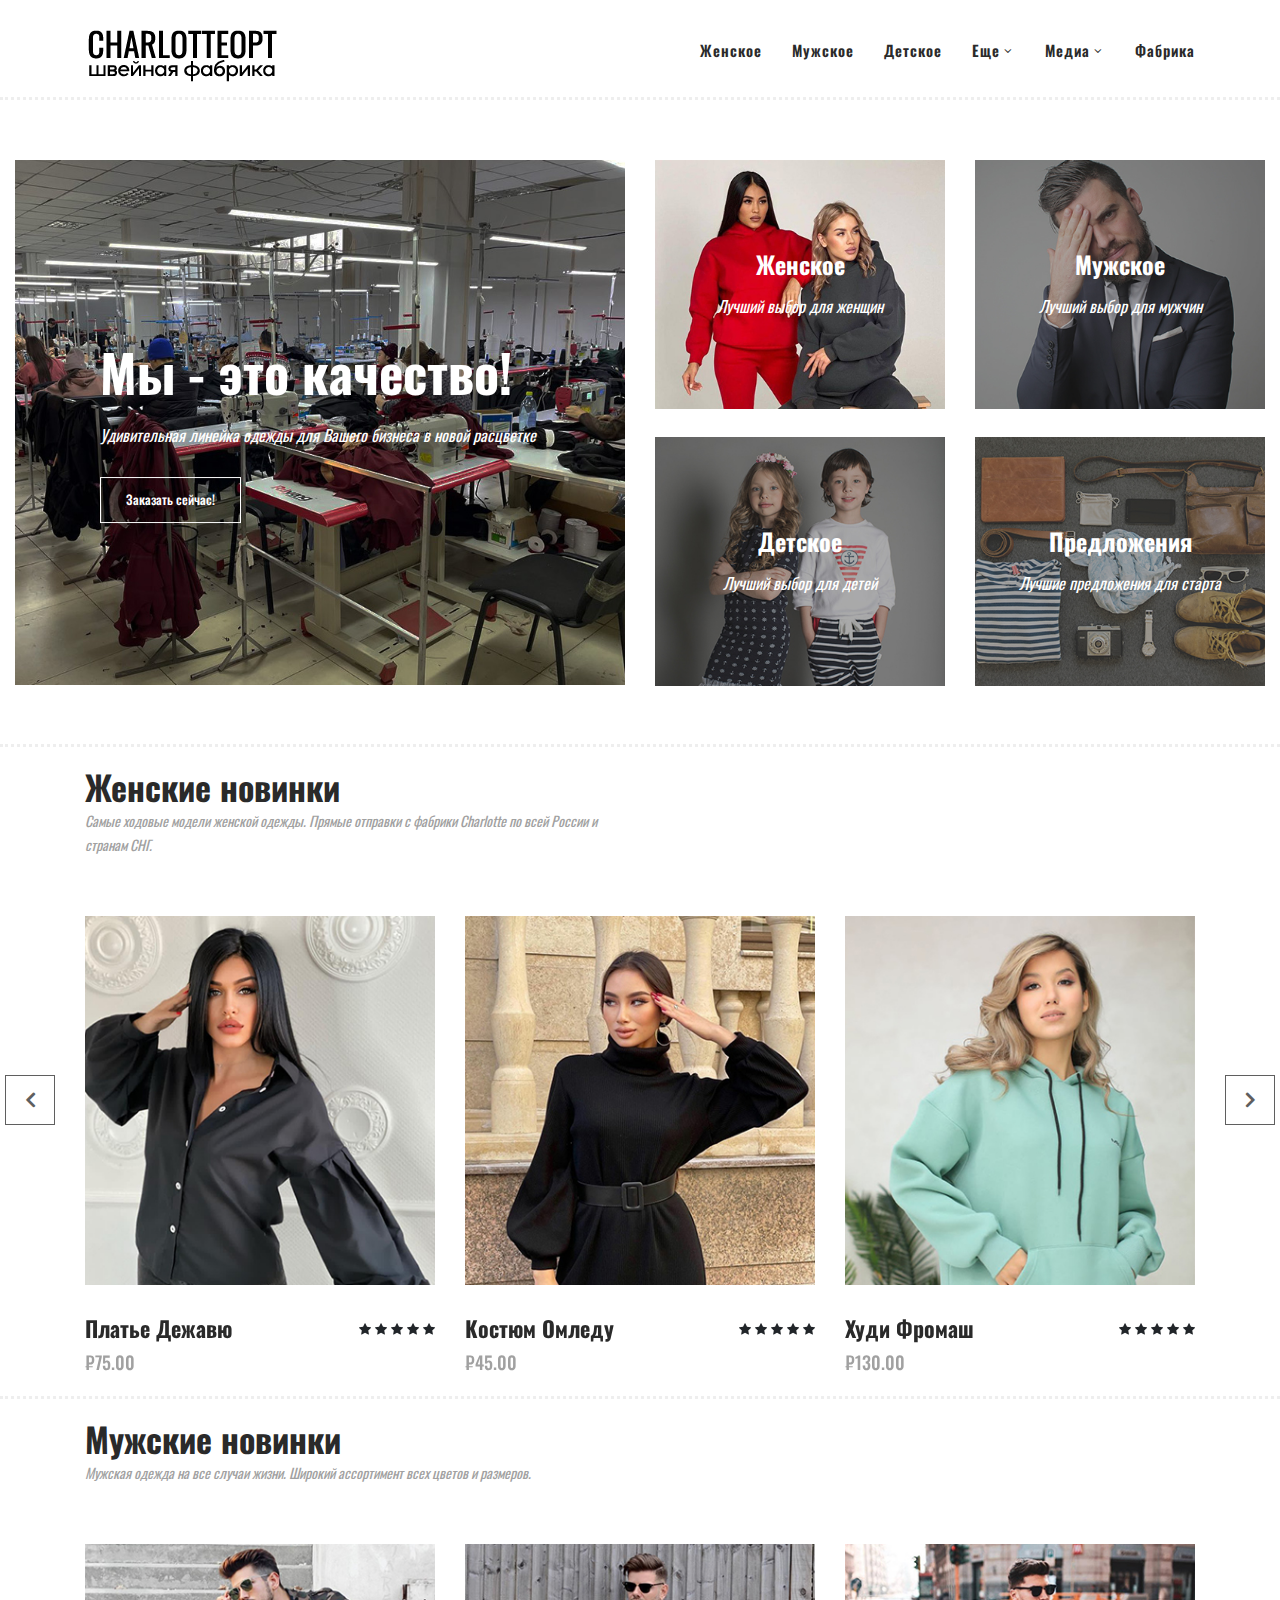
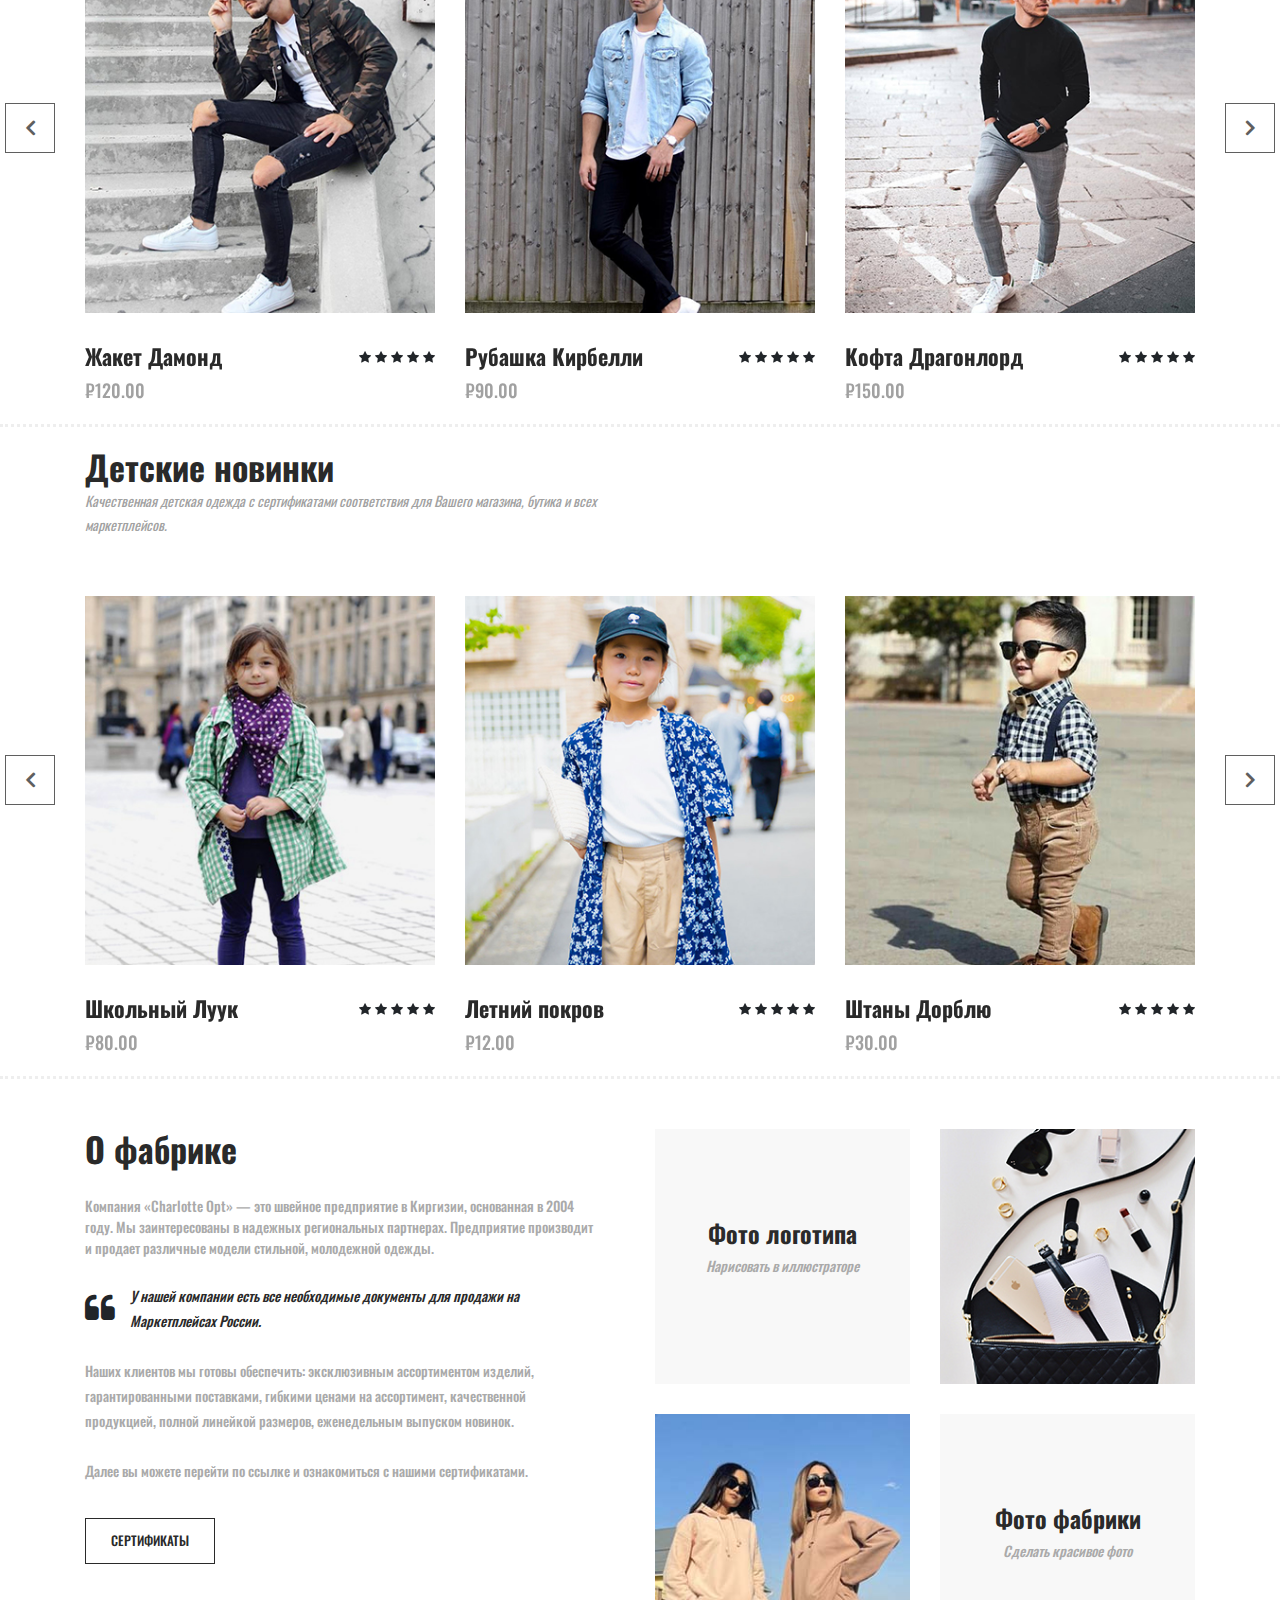
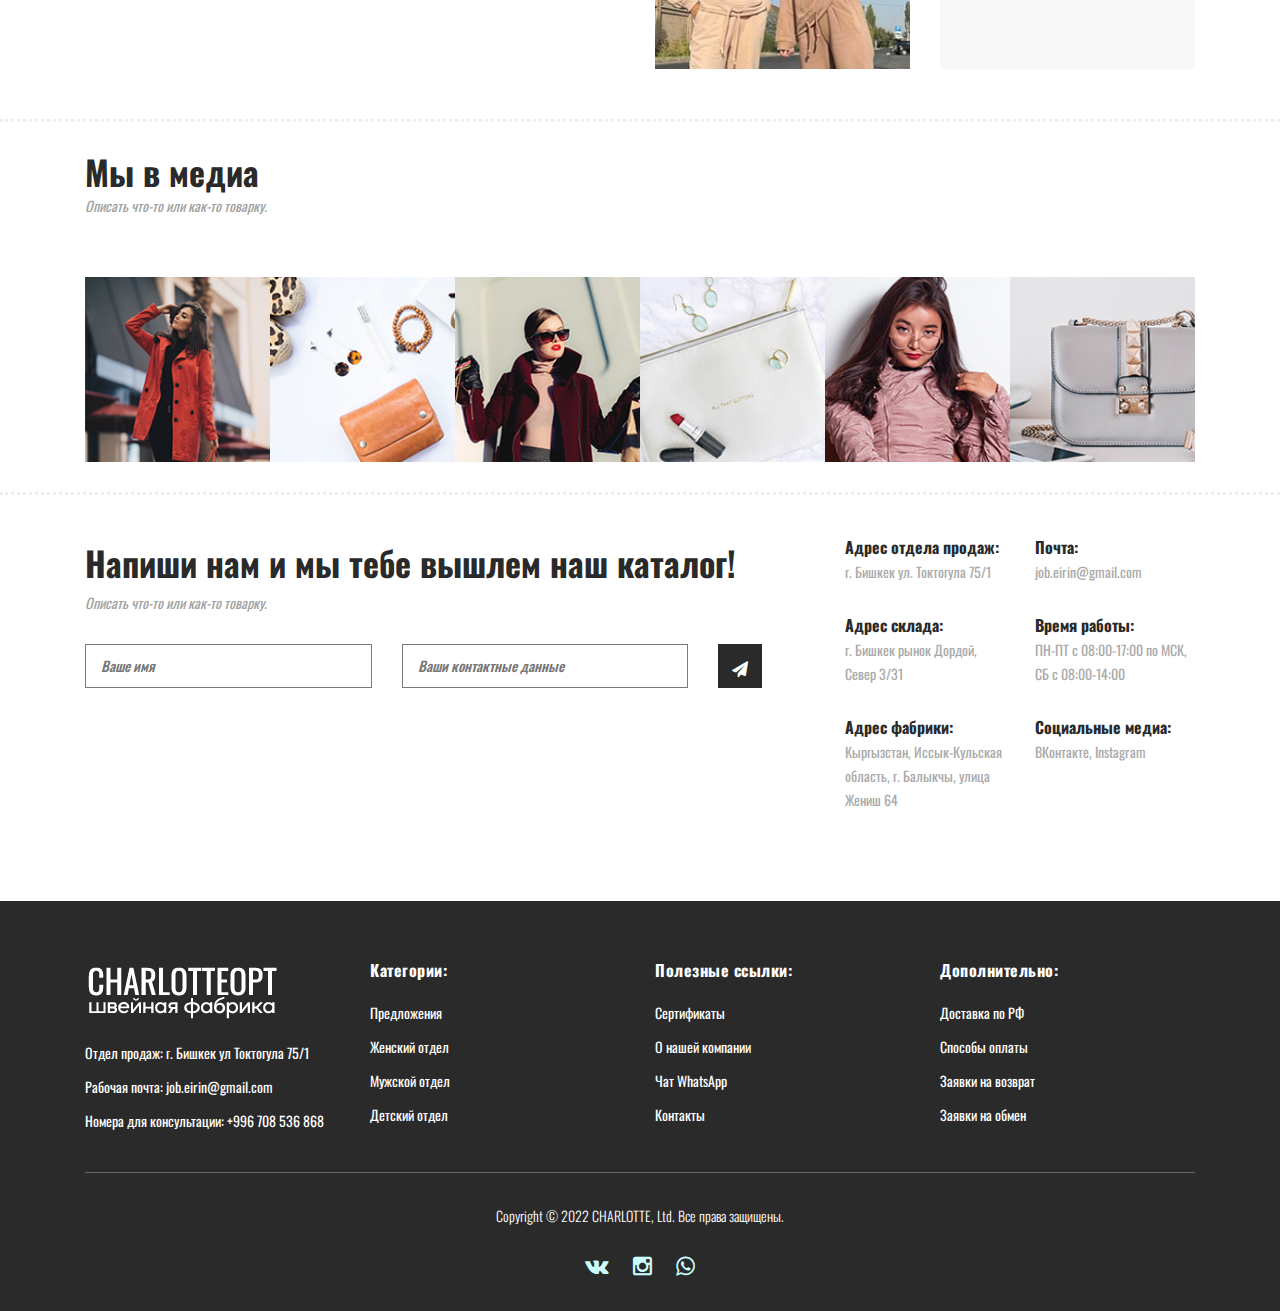
<file: index.html>
<!DOCTYPE html>
<html lang="en">

  <head>

    <meta charset="utf-8">
    <meta name="viewport" content="width=device-width, initial-scale=1, shrink-to-fit=no">
    <meta name="description" content="">
    <meta name="author" content="">
    <link href="https://fonts.googleapis.com/css?family=Oswald:100,200,300,400,500,600,700,800,900&display=swap" rel="stylesheet">

    <title>Демо-сайт Шарлотт</title>


    <!-- Additional CSS Files -->
    <link rel="stylesheet" type="text/css" href="assets/css/bootstrap.min.css">

    <link rel="stylesheet" type="text/css" href="assets/css/font-awesome.css">

    <link rel="stylesheet" href="assets/css/charlotte-main.css">

    <link rel="stylesheet" href="assets/css/owl-carousel.css">

    <link rel="stylesheet" href="assets/css/lightbox.css">
<!--

-->
    </head>
    
    <body>
    
    <!-- ***** Preloader Start ***** -->
    <div id="preloader">
        <div class="jumper">
            <div></div>
            <div></div>
            <div></div>
        </div>
    </div>  
    <!-- ***** Preloader End ***** -->
    
    
    <!-- ***** Header Area Start ***** -->
    <header class="header-area header-sticky">
        <div class="container">
            <div class="row">
                <div class="col-12">
                    <nav class="main-nav">
                        <!-- ***** Logo Start ***** -->
                        <a href="index.html" class="logo">
                            <img src="assets/images/logo.png">
                        </a>
                        <!-- ***** Logo End ***** -->
                        <!-- ***** Menu Start ***** -->
                        <ul class="nav">
                            <li class="scroll-to-section"><a href="#women">Женское</a></li>
                            <li class="scroll-to-section"><a href="#men">Мужское</a></li>
                            <li class="scroll-to-section"><a href="#kids">Детское</a></li>
                            <li class="submenu">
                                <a href="javascript:;">Еще</a>
                                <ul>
                                    <li><a href="about.html">О компании</a></li>
                                    <li><a href="products.html">Весь ассортимент</a></li>
                                    <li><a href="contact.html">Контакты</a></li>
                                </ul>
                            </li>
                            <li class="submenu">
                                <a href="javascript:;">Медиа</a>
                                <ul>
                                    <li><a href="https://www.instagram.com/charlotte_opt/">Инстаграм</a></li>
                                    <li><a href="https://vk.com/charlotte_opt">ВКонтакте</a></li>
                                    <li><a href="#">Новости</a></li>
                                    
                                </ul>
                            </li>
                            <li class="scroll-to-section"><a href="#explore">Фабрика</a></li>
                        </ul>        
                        <a class='menu-trigger'>
                            <span>Меню</span>
                        </a>
                        <!-- ***** Menu End ***** -->
                    </nav>
                </div>
            </div>
        </div>
    </header>
    <!-- ***** Header Area End ***** -->

    <!-- ***** Main Banner Area Start ***** -->
    <div class="main-banner" id="top">
        <div class="container-fluid">
            <div class="row">
                <div class="col-lg-6">
                    <div class="left-content">
                        <div class="thumb">
                            <div class="inner-content">
                                <h4>Мы - это качество!</h4>
                                <span>Удивительная линейка одежды для Вашего бизнеса в новой расцветке</span>
                                <div class="main-border-button">
                                    <a href="#explore">Заказать сейчас!</a>
                                </div>
                            </div>
                            <img src="assets/images/left-banner-image.jpg" alt="">
                        </div>
                    </div>
                </div>
                <div class="col-lg-6">
                    <div class="right-content">
                        <div class="row">
                            <div class="col-lg-6">
                                <div class="right-first-image">
                                    <div class="thumb">
                                        <div class="inner-content">
                                            <h4>Женское</h4>
                                            <span>Лучший выбор для женщин</span>
                                        </div>
                                        <div class="hover-content">
                                            <div class="inner">
                                                <h4>Женское</h4>
                                                <p>Описание.</p>
                                                <div class="main-border-button">
                                                    <a href="#">Узнать больше</a>
                                                </div>
                                            </div>
                                        </div>
                                        <img src="assets/images/baner-right-image-01.jpg">
                                    </div>
                                </div>
                            </div>
                            <div class="col-lg-6">
                                <div class="right-first-image">
                                    <div class="thumb">
                                        <div class="inner-content">
                                            <h4>Мужское</h4>
                                            <span>Лучший выбор для мужчин</span>
                                        </div>
                                        <div class="hover-content">
                                            <div class="inner">
                                                <h4>Мужское</h4>
                                                <p>Описание.</p>
                                                <div class="main-border-button">
                                                    <a href="#">Узнать больше</a>
                                                </div>
                                            </div>
                                        </div>
                                        <img src="assets/images/baner-right-image-02.jpg">
                                    </div>
                                </div>
                            </div>
                            <div class="col-lg-6">
                                <div class="right-first-image">
                                    <div class="thumb">
                                        <div class="inner-content">
                                            <h4>Детское</h4>
                                            <span>Лучший выбор для детей</span>
                                        </div>
                                        <div class="hover-content">
                                            <div class="inner">
                                                <h4>Детское</h4>
                                                <p>Описание.</p>
                                                <div class="main-border-button">
                                                    <a href="#">Узнать больше</a>
                                                </div>
                                            </div>
                                        </div>
                                        <img src="assets/images/baner-right-image-03.jpg">
                                    </div>
                                </div>
                            </div>
                            <div class="col-lg-6">
                                <div class="right-first-image">
                                    <div class="thumb">
                                        <div class="inner-content">
                                            <h4>Предложения</h4>
                                            <span>Лучшие предложения для старта</span>
                                        </div>
                                        <div class="hover-content">
                                            <div class="inner">
                                                <h4>Предложения</h4>
                                                <p>Описание.</p>
                                                <div class="main-border-button">
                                                    <a href="#">Узнать больше</a>
                                                </div>
                                            </div>
                                        </div>
                                        <img src="assets/images/baner-right-image-04.jpg">
                                    </div>
                                </div>
                            </div>
                        </div>
                    </div>
                </div>
            </div>
        </div>
    </div>
    <!-- ***** Main Banner Area End ***** -->

<!-- ***** Women Area Starts ***** -->
<section class="section" id="women">
    <div class="container">
        <div class="row">
            <div class="col-lg-6">
                <div class="section-heading">
                    <h2>Женские новинки</h2>
                    <span>Самые ходовые модели женской одежды. Прямые отправки с фабрики Charlotte по всей России и странам СНГ.</span>
                </div>
            </div>
        </div>
    </div>
    <div class="container">
        <div class="row">
            <div class="col-lg-12">
                <div class="women-item-carousel">
                    <div class="owl-women-item owl-carousel">
                        <div class="item">
                            <div class="thumb">
                                <div class="hover-content">
                                    <ul>
                                        <li><a href="about.html"><i class="fa fa-eye"></i></a></li>
                                        <li><a href="about.html"><i class="fa fa-star"></i></a></li>
                                        <li><a href="https://wa.me/996708536868"><i class="fa fa-shopping-cart"></i></a></li>
                                    </ul>
                                </div>
                                <img src="assets/images/women-01.jpg" alt="">
                            </div>
                            <div class="down-content">
                                <h4>Платье Дежавю</h4>
                                <span>₽75.00</span>
                                <ul class="stars">
                                    <li><i class="fa fa-star"></i></li>
                                    <li><i class="fa fa-star"></i></li>
                                    <li><i class="fa fa-star"></i></li>
                                    <li><i class="fa fa-star"></i></li>
                                    <li><i class="fa fa-star"></i></li>
                                </ul>
                            </div>
                        </div>
                        <div class="item">
                            <div class="thumb">
                                <div class="hover-content">
                                    <ul>
                                        <li><a href="about.html"><i class="fa fa-eye"></i></a></li>
                                        <li><a href="about.html"><i class="fa fa-star"></i></a></li>
                                        <li><a href="https://wa.me/996708536868"><i class="fa fa-shopping-cart"></i></a></li>
                                    </ul>
                                </div>
                                <img src="assets/images/women-02.jpg" alt="">
                            </div>
                            <div class="down-content">
                                <h4>Костюм Омледу</h4>
                                <span>₽45.00</span>
                                <ul class="stars">
                                    <li><i class="fa fa-star"></i></li>
                                    <li><i class="fa fa-star"></i></li>
                                    <li><i class="fa fa-star"></i></li>
                                    <li><i class="fa fa-star"></i></li>
                                    <li><i class="fa fa-star"></i></li>
                                </ul>
                            </div>
                        </div>
                        <div class="item">
                            <div class="thumb">
                                <div class="hover-content">
                                    <ul>
                                        <li><a href="about.html"><i class="fa fa-eye"></i></a></li>
                                        <li><a href="about.html"><i class="fa fa-star"></i></a></li>
                                        <li><a href="https://wa.me/996708536868"><i class="fa fa-shopping-cart"></i></a></li>
                                    </ul>
                                </div>
                                <img src="assets/images/women-03.jpg" alt="">
                            </div>
                            <div class="down-content">
                                <h4>Худи Фромаш</h4>
                                <span>₽130.00</span>
                                <ul class="stars">
                                    <li><i class="fa fa-star"></i></li>
                                    <li><i class="fa fa-star"></i></li>
                                    <li><i class="fa fa-star"></i></li>
                                    <li><i class="fa fa-star"></i></li>
                                    <li><i class="fa fa-star"></i></li>
                                </ul>
                            </div>
                        </div>
                        <div class="item">
                            <div class="thumb">
                                <div class="hover-content">
                                    <ul>
                                        <li><a href="about.html"><i class="fa fa-eye"></i></a></li>
                                        <li><a href="about.html"><i class="fa fa-star"></i></a></li>
                                        <li><a href="https://wa.me/996708536868"><i class="fa fa-shopping-cart"></i></a></li>
                                    </ul>
                                </div>
                                <img src="assets/images/women-01.jpg" alt="">
                            </div>
                            <div class="down-content">
                                <h4>Рубашка Миркелье</h4>
                                <span>₽120.00</span>
                                <ul class="stars">
                                    <li><i class="fa fa-star"></i></li>
                                    <li><i class="fa fa-star"></i></li>
                                    <li><i class="fa fa-star"></i></li>
                                    <li><i class="fa fa-star"></i></li>
                                    <li><i class="fa fa-star"></i></li>
                                </ul>
                            </div>
                        </div>
                    </div>
                </div>
            </div>
        </div>
    </div>
</section>
<!-- ***** Women Area Ends ***** -->



    <!-- ***** Men Area Starts ***** -->
    <section class="section" id="men">
        <div class="container">
            <div class="row">
                <div class="col-lg-6">
                    <div class="section-heading">
                        <h2>Мужские новинки</h2>
                        <span>Мужская одежда на все случаи жизни. Широкий ассортимент всех цветов и размеров.</span>
                    </div>
                </div>
            </div>
        </div>
        <div class="container">
            <div class="row">
                <div class="col-lg-12">
                    <div class="men-item-carousel">
                        <div class="owl-men-item owl-carousel">
                            <div class="item">
                                <div class="thumb">
                                    <div class="hover-content">
                                        <ul>
                                            <li><a href="about.html"><i class="fa fa-eye"></i></a></li>
                                            <li><a href="about.html"><i class="fa fa-star"></i></a></li>
                                            <li><a href="about.html"><i class="fa fa-shopping-cart"></i></a></li>
                                        </ul>
                                    </div>
                                    <img src="assets/images/men-01.jpg" alt="">
                                </div>
                                <div class="down-content">
                                    <h4>Жакет Дамонд</h4>
                                    <span>₽120.00</span>
                                    <ul class="stars">
                                        <li><i class="fa fa-star"></i></li>
                                        <li><i class="fa fa-star"></i></li>
                                        <li><i class="fa fa-star"></i></li>
                                        <li><i class="fa fa-star"></i></li>
                                        <li><i class="fa fa-star"></i></li>
                                    </ul>
                                </div>
                            </div>
                            <div class="item">
                                <div class="thumb">
                                    <div class="hover-content">
                                        <ul>
                                            <li><a href="about.html"><i class="fa fa-eye"></i></a></li>
                                            <li><a href="about.html"><i class="fa fa-star"></i></a></li>
                                            <li><a href="about.html"><i class="fa fa-shopping-cart"></i></a></li>
                                        </ul>
                                    </div>
                                    <img src="assets/images/men-02.jpg" alt="">
                                </div>
                                <div class="down-content">
                                    <h4>Рубашка Кирбелли</h4>
                                    <span>₽90.00</span>
                                    <ul class="stars">
                                        <li><i class="fa fa-star"></i></li>
                                        <li><i class="fa fa-star"></i></li>
                                        <li><i class="fa fa-star"></i></li>
                                        <li><i class="fa fa-star"></i></li>
                                        <li><i class="fa fa-star"></i></li>
                                    </ul>
                                </div>
                            </div>
                            <div class="item">
                                <div class="thumb">
                                    <div class="hover-content">
                                        <ul>
                                            <li><a href="about.html"><i class="fa fa-eye"></i></a></li>
                                            <li><a href="about.html"><i class="fa fa-star"></i></a></li>
                                            <li><a href="about.html"><i class="fa fa-shopping-cart"></i></a></li>
                                        </ul>
                                    </div>
                                    <img src="assets/images/men-03.jpg" alt="">
                                </div>
                                <div class="down-content">
                                    <h4>Кофта Драгонлорд</h4>
                                    <span>₽150.00</span>
                                    <ul class="stars">
                                        <li><i class="fa fa-star"></i></li>
                                        <li><i class="fa fa-star"></i></li>
                                        <li><i class="fa fa-star"></i></li>
                                        <li><i class="fa fa-star"></i></li>
                                        <li><i class="fa fa-star"></i></li>
                                    </ul>
                                </div>
                            </div>
                            <div class="item">
                                <div class="thumb">
                                    <div class="hover-content">
                                        <ul>
                                            <li><a href="about.html"><i class="fa fa-eye"></i></a></li>
                                            <li><a href="about.html"><i class="fa fa-star"></i></a></li>
                                            <li><a href="about.html"><i class="fa fa-shopping-cart"></i></a></li>
                                        </ul>
                                    </div>
                                    <img src="assets/images/men-01.jpg" alt="">
                                </div>
                                <div class="down-content">
                                    <h4>Футболка Колли</h4>
                                    <span>₽120.00</span>
                                    <ul class="stars">
                                        <li><i class="fa fa-star"></i></li>
                                        <li><i class="fa fa-star"></i></li>
                                        <li><i class="fa fa-star"></i></li>
                                        <li><i class="fa fa-star"></i></li>
                                        <li><i class="fa fa-star"></i></li>
                                    </ul>
                                </div>
                            </div>
                        </div>
                    </div>
                </div>
            </div>
        </div>
    </section>
    <!-- ***** Men Area Ends ***** -->

    

    <!-- ***** Kids Area Starts ***** -->
    <section class="section" id="kids">
        <div class="container">
            <div class="row">
                <div class="col-lg-6">
                    <div class="section-heading">
                        <h2>Детские новинки</h2>
                        <span>Качественная детская одежда с сертификатами соответствия для Вашего магазина, бутика и всех маркетплейсов.</span>
                    </div>
                </div>
            </div>
        </div>
        <div class="container">
            <div class="row">
                <div class="col-lg-12">
                    <div class="kid-item-carousel">
                        <div class="owl-kid-item owl-carousel">
                            <div class="item">
                                <div class="thumb">
                                    <div class="hover-content">
                                        <ul>
                                            <li><a href="about.html"><i class="fa fa-eye"></i></a></li>
                                            <li><a href="about.html"><i class="fa fa-star"></i></a></li>
                                            <li><a href="about.html"><i class="fa fa-shopping-cart"></i></a></li>
                                        </ul>
                                    </div>
                                    <img src="assets/images/kid-01.jpg" alt="">
                                </div>
                                <div class="down-content">
                                    <h4>Школьный Луук</h4>
                                    <span>₽80.00</span>
                                    <ul class="stars">
                                        <li><i class="fa fa-star"></i></li>
                                        <li><i class="fa fa-star"></i></li>
                                        <li><i class="fa fa-star"></i></li>
                                        <li><i class="fa fa-star"></i></li>
                                        <li><i class="fa fa-star"></i></li>
                                    </ul>
                                </div>
                            </div>
                            <div class="item">
                                <div class="thumb">
                                    <div class="hover-content">
                                        <ul>
                                            <li><a href="about.html"><i class="fa fa-eye"></i></a></li>
                                            <li><a href="about.html"><i class="fa fa-star"></i></a></li>
                                            <li><a href="about.html"><i class="fa fa-shopping-cart"></i></a></li>
                                        </ul>
                                    </div>
                                    <img src="assets/images/kid-02.jpg" alt="">
                                </div>
                                <div class="down-content">
                                    <h4>Летний покров</h4>
                                    <span>₽12.00</span>
                                    <ul class="stars">
                                        <li><i class="fa fa-star"></i></li>
                                        <li><i class="fa fa-star"></i></li>
                                        <li><i class="fa fa-star"></i></li>
                                        <li><i class="fa fa-star"></i></li>
                                        <li><i class="fa fa-star"></i></li>
                                    </ul>
                                </div>
                            </div>
                            <div class="item">
                                <div class="thumb">
                                    <div class="hover-content">
                                        <ul>
                                            <li><a href="about.html"><i class="fa fa-eye"></i></a></li>
                                            <li><a href="about.html"><i class="fa fa-star"></i></a></li>
                                            <li><a href="about.html"><i class="fa fa-shopping-cart"></i></a></li>
                                        </ul>
                                    </div>
                                    <img src="assets/images/kid-03.jpg" alt="">
                                </div>
                                <div class="down-content">
                                    <h4>Штаны Дорблю</h4>
                                    <span>₽30.00</span>
                                    <ul class="stars">
                                        <li><i class="fa fa-star"></i></li>
                                        <li><i class="fa fa-star"></i></li>
                                        <li><i class="fa fa-star"></i></li>
                                        <li><i class="fa fa-star"></i></li>
                                        <li><i class="fa fa-star"></i></li>
                                    </ul>
                                </div>
                            </div>
                            <div class="item">
                                <div class="thumb">
                                    <div class="hover-content">
                                        <ul>
                                            <li><a href="about.html"><i class="fa fa-eye"></i></a></li>
                                            <li><a href="about.html"><i class="fa fa-star"></i></a></li>
                                            <li><a href="about.html"><i class="fa fa-shopping-cart"></i></a></li>
                                        </ul>
                                    </div>
                                    <img src="assets/images/kid-01.jpg" alt="">
                                </div>
                                <div class="down-content">
                                    <h4>Классик Вьюлер</h4>
                                    <span>₽120.00</span>
                                    <ul class="stars">
                                        <li><i class="fa fa-star"></i></li>
                                        <li><i class="fa fa-star"></i></li>
                                        <li><i class="fa fa-star"></i></li>
                                        <li><i class="fa fa-star"></i></li>
                                        <li><i class="fa fa-star"></i></li>
                                    </ul>
                                </div>
                            </div>
                        </div>
                    </div>
                </div>
            </div>
        </div>
    </section>
    <!-- ***** Kids Area Ends ***** -->

    <!-- ***** Explore Area Starts ***** -->
    <section class="section" id="explore">
        <div class="container">
            <div class="row">
                <div class="col-lg-6">
                    <div class="left-content">
                        <h2>О фабрике</h2>
                        <span>Компания «Charlotte Opt» — это швейное предприятие в Киргизии, основанная в 2004 году. Мы заинтересованы в надежных региональных партнерах. Предприятие производит и продает различные модели стильной, молодежной одежды.
                        </span>
                        <div class="quote">
                            <i class="fa fa-quote-left"></i><p>У нашей компании есть все необходимые документы для продажи на Маркетплейсах России.</p>
                        </div>
                        <p>
                            Наших клиентов мы готовы обеспечить:
эксклюзивным ассортиментом изделий,
гарантированными поставками,
гибкими ценами на ассортимент,
качественной продукцией,
полной линейкой размеров,
еженедельным выпуском новинок.

                        </p>
                        <p>Далее вы можете перейти по ссылке и ознакомиться с нашими сертификатами.</p>
                        <div class="main-border-button">
                            <a href="about.html">СЕРТИФИКАТЫ</a>
                        </div>
                    </div>
                </div>
                <div class="col-lg-6">
                    <div class="right-content">
                        <div class="row">
                            <div class="col-lg-6">
                                <div class="leather">
                                    <h4>Фото логотипа</h4>
                                    <span>Нарисовать в иллюстраторе</span>
                                </div>
                            </div>
                            <div class="col-lg-6">
                                <div class="first-image">
                                    <img src="assets/images/explore-image-01.jpg" alt="">
                                </div>
                            </div>
                            <div class="col-lg-6">
                                <div class="second-image">
                                    <img src="assets/images/explore-image-02.jpg" alt="">
                                </div>
                            </div>
                            <div class="col-lg-6">
                                <div class="types">
                                    <h4>Фото фабрики</h4>
                                    <span>Сделать красивое фото</span>
                                </div>
                            </div>
                        </div>
                    </div>
                </div>
            </div>
        </div>
    </section>
    <!-- ***** Explore Area Ends ***** -->

    <!-- ***** Social Area Starts ***** -->
    <section class="section" id="social">
        <div class="container">
            <div class="row">
                <div class="col-lg-12">
                    <div class="section-heading">
                        <h2>Мы в медиа</h2>
                        <span>Описать что-то или как-то товарку.</span>
                    </div>
                </div>
            </div>
        </div>
        <div class="container">
            <div class="row images">
                <div class="col-2">
                    <div class="thumb">
                        <div class="icon">
                            <a href="http://instagram.com">
                                <h6>Fashion</h6>
                                <i class="fa fa-instagram"></i>
                            </a>
                        </div>
                        <img src="assets/images/instagram-01.jpg" alt="">
                    </div>
                </div>
                <div class="col-2">
                    <div class="thumb">
                        <div class="icon">
                            <a href="http://instagram.com">
                                <h6>New</h6>
                                <i class="fa fa-instagram"></i>
                            </a>
                        </div>
                        <img src="assets/images/instagram-02.jpg" alt="">
                    </div>
                </div>
                <div class="col-2">
                    <div class="thumb">
                        <div class="icon">
                            <a href="http://instagram.com">
                                <h6>Brand</h6>
                                <i class="fa fa-instagram"></i>
                            </a>
                        </div>
                        <img src="assets/images/instagram-03.jpg" alt="">
                    </div>
                </div>
                <div class="col-2">
                    <div class="thumb">
                        <div class="icon">
                            <a href="http://instagram.com">
                                <h6>Makeup</h6>
                                <i class="fa fa-instagram"></i>
                            </a>
                        </div>
                        <img src="assets/images/instagram-04.jpg" alt="">
                    </div>
                </div>
                <div class="col-2">
                    <div class="thumb">
                        <div class="icon">
                            <a href="http://instagram.com">
                                <h6>Leather</h6>
                                <i class="fa fa-instagram"></i>
                            </a>
                        </div>
                        <img src="assets/images/instagram-05.jpg" alt="">
                    </div>
                </div>
                <div class="col-2">
                    <div class="thumb">
                        <div class="icon">
                            <a href="http://instagram.com">
                                <h6>Bag</h6>
                                <i class="fa fa-instagram"></i>
                            </a>
                        </div>
                        <img src="assets/images/instagram-06.jpg" alt="">
                    </div>
                </div>
            </div>
        </div>
    </section>
    <!-- ***** Social Area Ends ***** -->

    <!-- ***** Subscribe Area Starts ***** -->
    <div class="subscribe">
        <div class="container">
            <div class="row">
                <div class="col-lg-8">
                    <div class="section-heading">
                        <h2>Напиши нам и мы тебе вышлем наш каталог!</h2>
                        <span>Описать что-то или как-то товарку.</span>
                    </div>
                    <form id="subscribe" action="" method="get">
                        <div class="row">
                          <div class="col-lg-5">
                            <fieldset>
                              <input name="name" type="text" id="name" placeholder="Ваше имя" required="">
                            </fieldset>
                          </div>
                          <div class="col-lg-5">
                            <fieldset>
                              <input name="number" type="number" id="number" pattern="number" placeholder="Ваши контактные данные" required="">
                            </fieldset>
                          </div>
                          <div class="col-lg-2">
                            <fieldset>
                              <button type="submit" id="form-submit" class="main-dark-button"><i class="fa fa-paper-plane"></i></button>
                            </fieldset>
                          </div>
                        </div>
                    </form>
                </div>
                <div class="col-lg-4">
                    <div class="row">
                        <div class="col-6">
                            <ul>
                                <li>Адрес отдела продаж:<br><span>г. Бишкек ул. Токтогула 75/1</span></li>
                                <li>Адрес склада:<br><span>г. Бишкек рынок Дордой, Север 3/31</span></li>
                                <li>Адрес фабрики:<br><span>Кыргызстан, Иссык-Кульская область, г. Балыкчы, улица Жениш 64</span></li>
                            </ul>
                        </div>
                        <div class="col-6">
                            <ul>
                                <li>Почта:<br><span>job.eirin@gmail.com</span></li>
                                <li>Время работы:<br><span>ПН-ПТ с 08:00-17:00 по МСК, СБ с 08:00-14:00</span></li>
                                <li>Социальные медиа:<br><span><a href="https://vk.com/charlotte_opt">ВКонтакте</a>, <a href="https://www.instagram.com/charlotte_opt/">Instagram</a>
                            </ul>
                        </div>
                    </div>
                </div>
            </div>
        </div>
    </div>
    <!-- ***** Subscribe Area Ends ***** -->
    
    <!-- ***** Footer Start ***** -->
    <footer>
        <div class="container">
            <div class="row">
                <div class="col-lg-3">
                    <div class="first-item">
                        <div class="logo">
                            <img src="assets/images/white-logo.png" alt="hexashop ecommerce templatemo">
                        </div>
                        <ul>
                            <li><a href="#">Отдел продаж: г. Бишкек ул Токтогула 75/1</a></li>
                            <li><a href="#">Рабочая почта: job.eirin@gmail.com</a></li>
                            <li><a href="https://wa.me/996708536868">Номера для консультации: +996 708 536 868</a></li>
                        </ul>
                    </div>
                </div>
                <div class="col-lg-3">
                    <h4>Категории:</h4>
                    <ul>
                        <li class="scroll-to-section"><a href="#top">Предложения</a></li>
                        <li class="scroll-to-section"><a href="#women">Женский отдел</a></li>
                        <li class="scroll-to-section"><a href="#men">Мужской отдел</a></li>
                        <li class="scroll-to-section"><a href="#kids">Детский отдел</a></li>
                    </ul>
                </div>
                <div class="col-lg-3">
                    <h4>Полезные ссылки:</h4>
                    <ul>
                        <li><a href="about.html">Сертификаты</a></li>
                        <li><a href="about.html">О нашей компании</a></li>
                        <li><a href="https://wa.me/996708536868">Чат WhatsApp</a></li>
                        <li><a href="contact.html">Контакты</a></li>
                    </ul>
                </div>
                <div class="col-lg-3">
                    <h4>Дополнительно:</h4>
                    <ul>
                        <li><a href="https://wa.me/996708536868">Доставка по РФ</a></li>
                        <li><a href="https://wa.me/996708536868">Способы оплаты</a></li>
                        <li><a href="https://wa.me/996708536868">Заявки на возврат</a></li>
                        <li><a href="https://wa.me/996708536868">Заявки на обмен</a></li>
                    </ul>
                </div>
                <div class="col-lg-12">
                    <div class="under-footer">
                        <p>Copyright © 2022 CHARLOTTE, Ltd. Все права защищены. 
                        
                        
                        <ul>
                            <li><a href="https://vk.com/charlotte_opt"><i class="fa fa-vk"></i></a></li>
                            <li><a href="https://www.instagram.com/charlotte_opt/"><i class="fa fa-instagram"></i></a></li>
                            <li><a href="https://wa.me/996708536868"><i class="fa fa-whatsapp"></i></a></li>
                        </ul>
                    </div>
                </div>
            </div>
        </div>
    </footer>
    

    <!-- jQuery -->
    <script src="assets/js/jquery-2.1.0.min.js"></script>

    <!-- Bootstrap -->
    <script src="assets/js/popper.js"></script>
    <script src="assets/js/bootstrap.min.js"></script>

    <!-- Plugins -->
    <script src="assets/js/owl-carousel.js"></script>
    <script src="assets/js/accordions.js"></script>
    <script src="assets/js/datepicker.js"></script>
    <script src="assets/js/scrollreveal.min.js"></script>
    <script src="assets/js/waypoints.min.js"></script>
    <script src="assets/js/jquery.counterup.min.js"></script>
    <script src="assets/js/imgfix.min.js"></script> 
    <script src="assets/js/slick.js"></script> 
    <script src="assets/js/lightbox.js"></script> 
    <script src="assets/js/isotope.js"></script> 
    
    <!-- Global Init -->
    <script src="assets/js/custom.js"></script>

    <script>

        $(function() {
            var selectedClass = "";
            $("p").click(function(){
            selectedClass = $(this).attr("data-rel");
            $("#portfolio").fadeTo(50, 0.1);
                $("#portfolio div").not("."+selectedClass).fadeOut();
            setTimeout(function() {
              $("."+selectedClass).fadeIn();
              $("#portfolio").fadeTo(50, 1);
            }, 500);
                
            });
        });

    </script>

  </body>
</html>
</file>
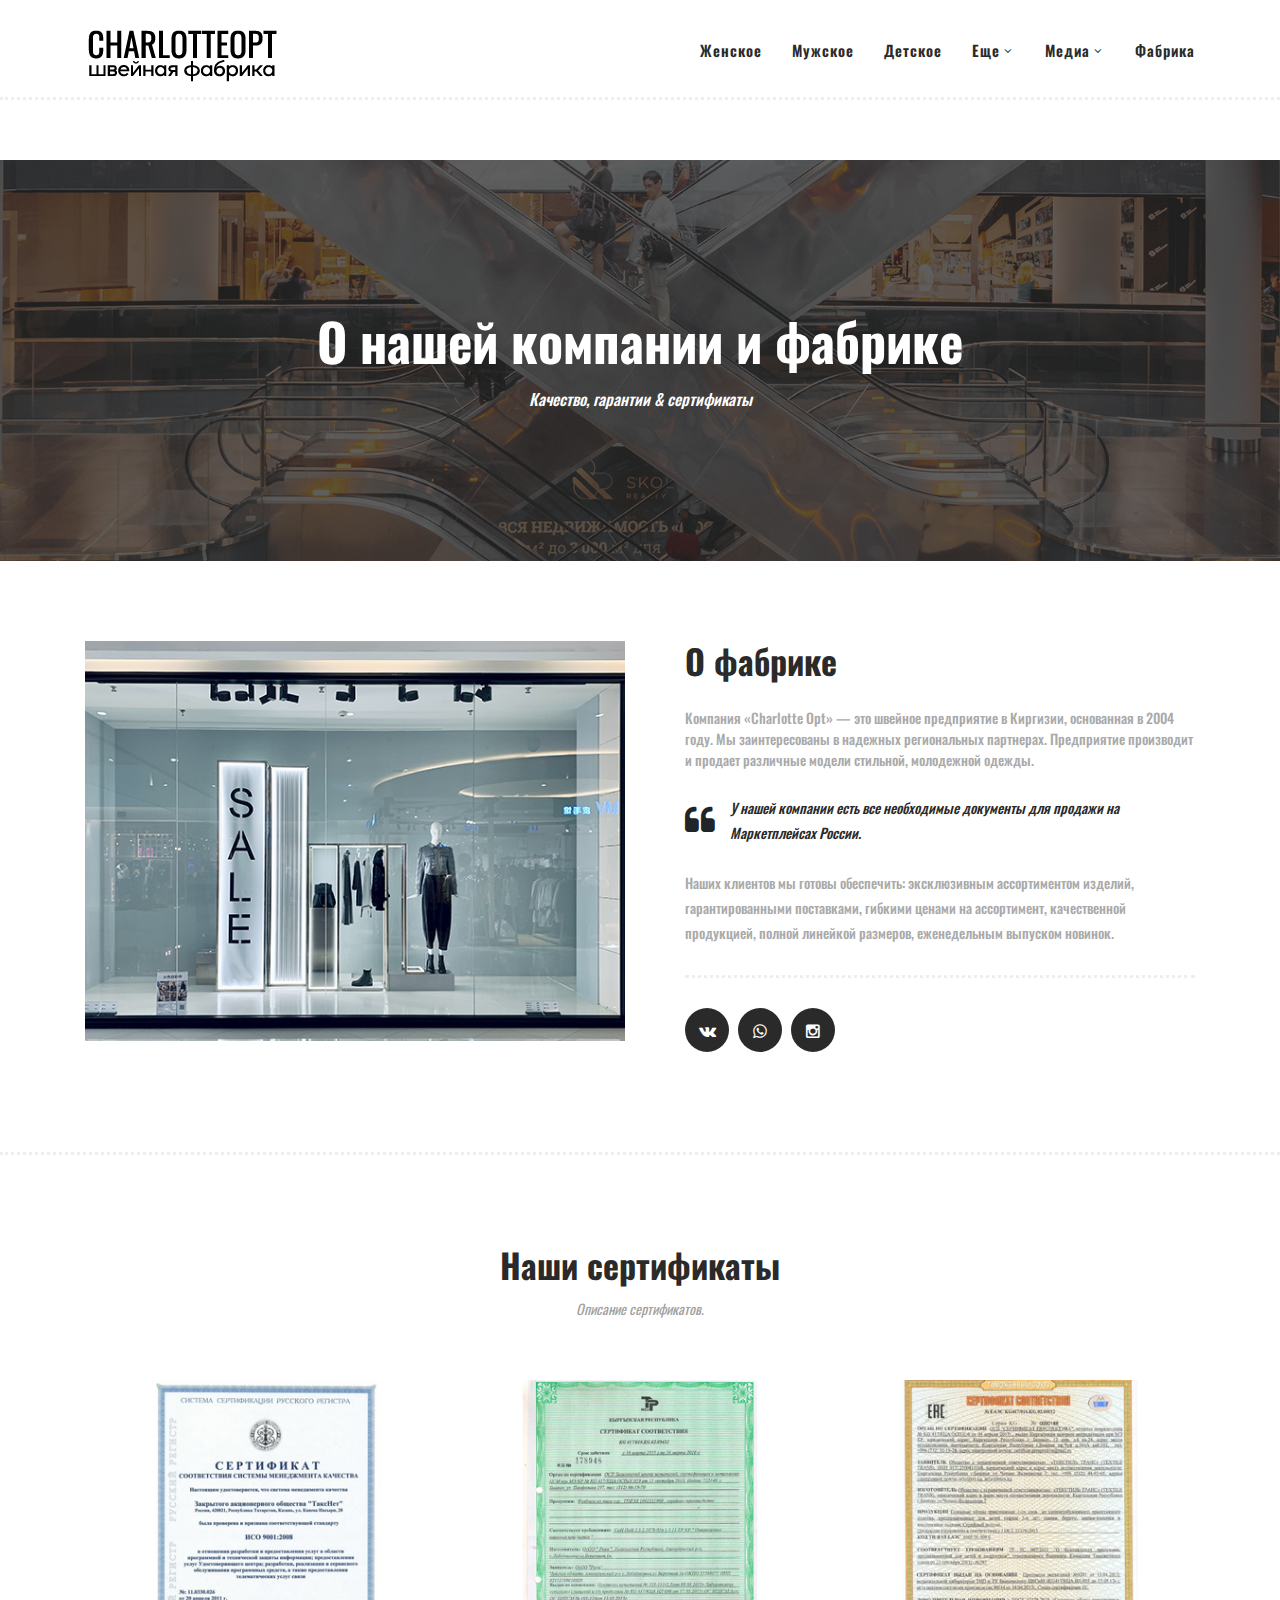
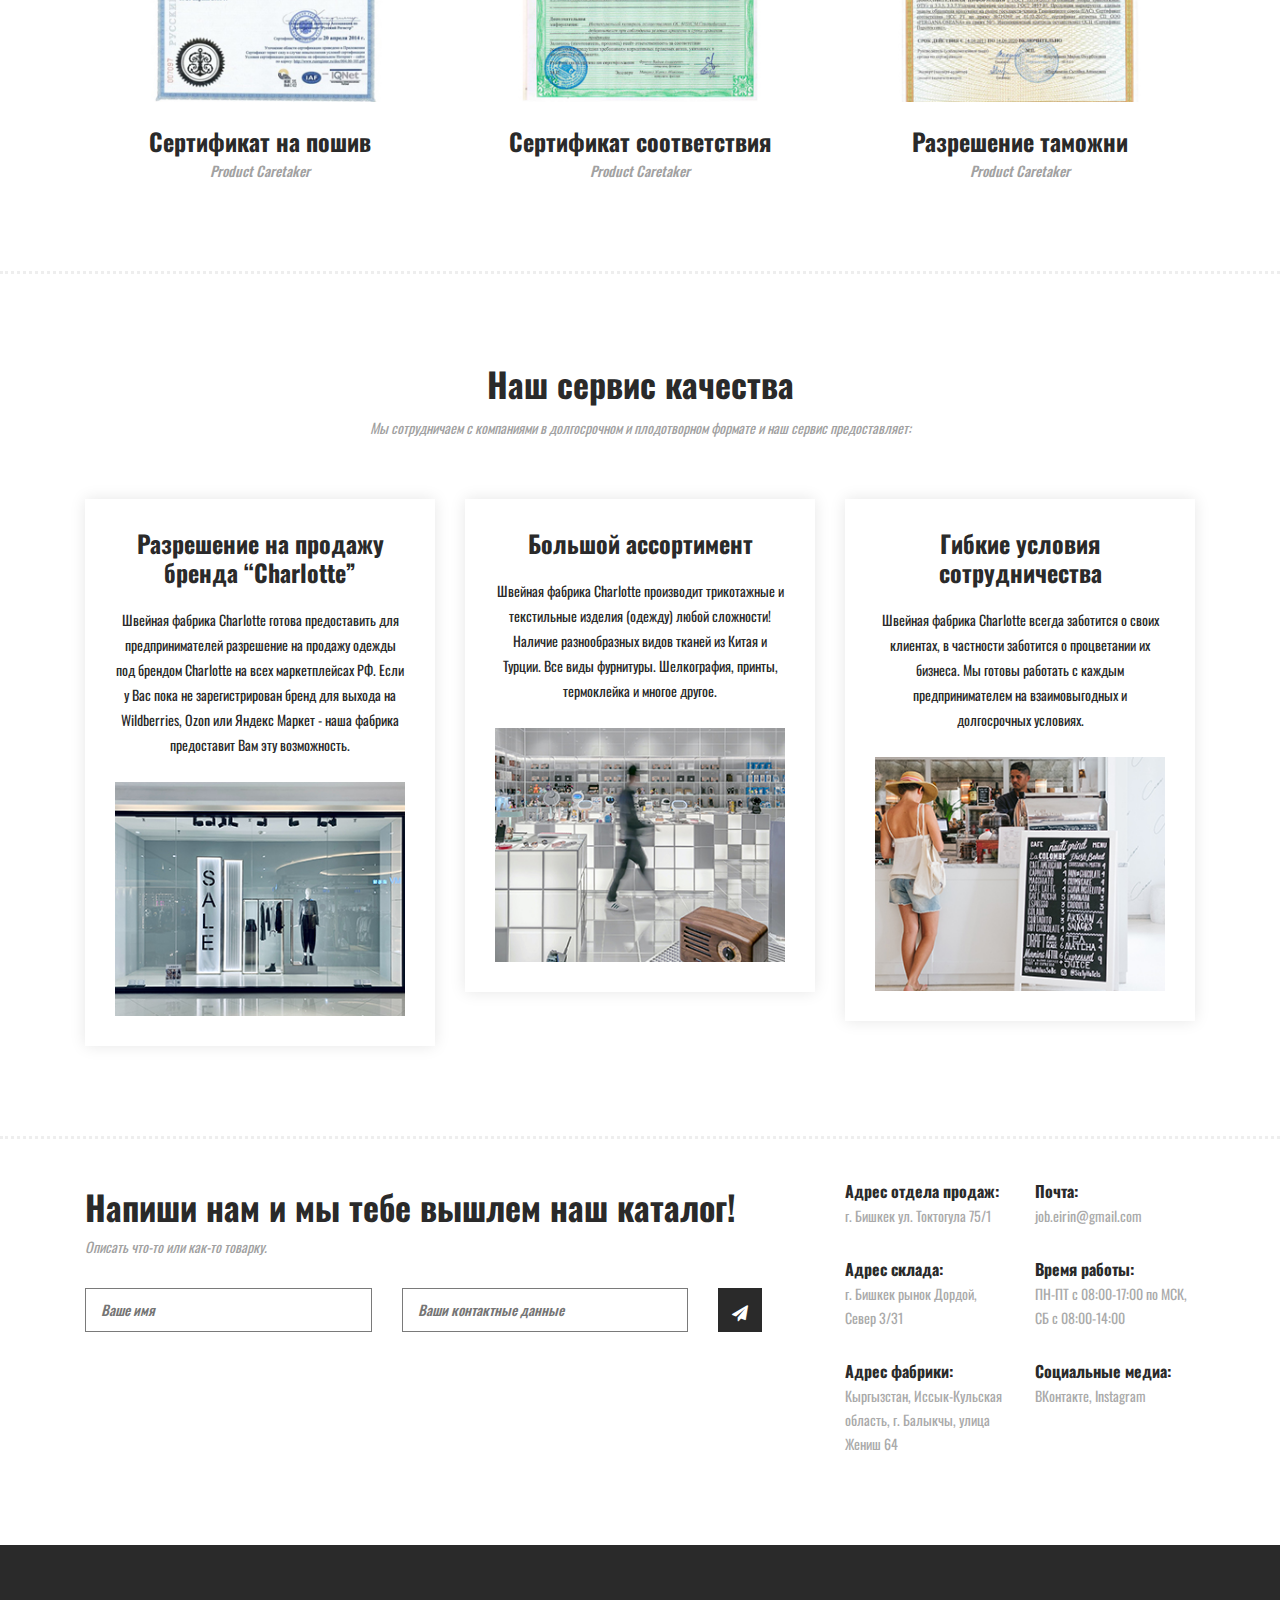
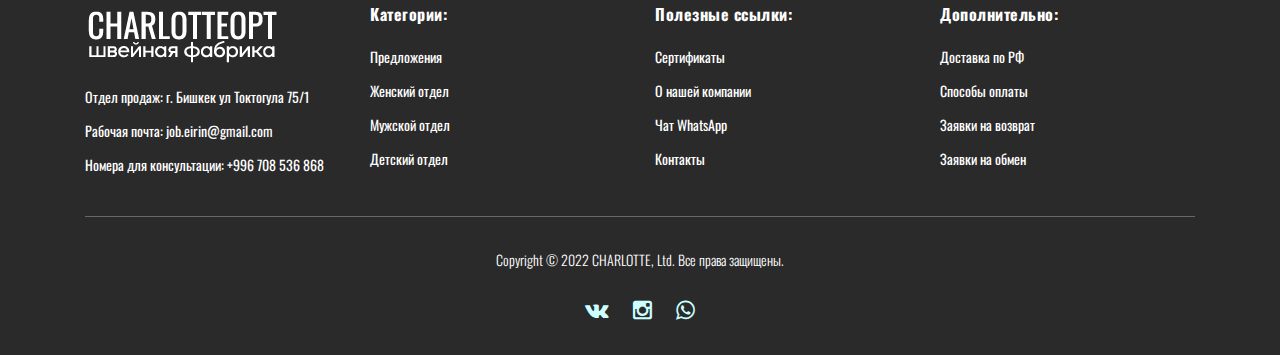
<file: about.html>
<!DOCTYPE html>
<html lang="en">

  <head>

    <meta charset="utf-8">
    <meta name="viewport" content="width=device-width, initial-scale=1, shrink-to-fit=no">
    <meta name="description" content="">
    <meta name="author" content="">
    <link href="https://fonts.googleapis.com/css?family=Poppins:100,200,300,400,500,600,700,800,900&display=swap" rel="stylesheet">

    <title>Демо-сайт - О нас</title>


    <!-- Additional CSS Files -->
    <link rel="stylesheet" type="text/css" href="assets/css/bootstrap.min.css">

    <link rel="stylesheet" type="text/css" href="assets/css/font-awesome.css">

    <link rel="stylesheet" href="assets/css/charlotte-main.css">

    <link rel="stylesheet" href="assets/css/owl-carousel.css">

    <link rel="stylesheet" href="assets/css/lightbox.css">
<!--

-->
    </head>
    
    <body>
    
    <!-- ***** Preloader Start ***** -->
    <div id="preloader">
        <div class="jumper">
            <div></div>
            <div></div>
            <div></div>
        </div>
    </div>  
    <!-- ***** Preloader End ***** -->
    
    
   <!-- ***** Header Area Start ***** -->
   <header class="header-area header-sticky">
    <div class="container">
        <div class="row">
            <div class="col-12">
                <nav class="main-nav">
                    <!-- ***** Logo Start ***** -->
                    <a href="index.html" class="logo">
                        <img src="assets/images/logo.png">
                    </a>
                    <!-- ***** Logo End ***** -->
                    <!-- ***** Menu Start ***** -->
                    <ul class="nav">
                        <li><a href="index.html">Женское</a></li>
                                <li><a href="index.html">Мужское</a></li>
                                <li><a href="index.html">Детское</a></li>
                        <li class="submenu">
                            <a href="javascript:;">Еще</a>
                            <ul>
                                <li><a href="about.html">О компании</a></li>
                                <li><a href="products.html">Весь ассортимент</a></li>
                                <li><a href="contact.html">Контакты</a></li>
                            </ul>
                        </li>
                        <li class="submenu">
                            <a href="javascript:;">Медиа</a>
                            <ul>
                                <li><a href="https://www.instagram.com/charlotte_opt/">Инстаграм</a></li>
                                <li><a href="https://vk.com/charlotte_opt">ВКонтакте</a></li>
                                <li><a href="#">Новости</a></li>
                                
                            </ul>
                        </li>
                        <li class="scroll-to-section"><a href="#explore">Фабрика</a></li>
                    </ul>        
                    <a class='menu-trigger'>
                        <span>Меню</span>
                    </a>
                    <!-- ***** Menu End ***** -->
                </nav>
            </div>
        </div>
    </div>
</header>
<!-- ***** Header Area End ***** -->


    <!-- ***** Main Banner Area Start ***** -->
    <div class="page-heading about-page-heading" id="top">
        <div class="container">
            <div class="row">
                <div class="col-lg-12">
                    <div class="inner-content">
                        <h2>О нашей компании и фабрике</h2>
                        <span>Качество, гарантии &amp; сертификаты</span>
                    </div>
                </div>
            </div>
        </div>
    </div>
    <!-- ***** Main Banner Area End ***** -->

    <!-- ***** About Area Starts ***** -->
    <div class="about-us">
        <div class="container">
            <div class="row">
                <div class="col-lg-6">
                    <div class="left-image">
                        <img src="assets/images/about-left-image.jpg" alt="">
                    </div>
                </div>
                <div class="col-lg-6">
                    <div class="right-content">
                        <h4>О фабрике</h4>
                        <span>Компания «Charlotte Opt» — это швейное предприятие в Киргизии, основанная в 2004 году. Мы заинтересованы в надежных региональных партнерах. Предприятие производит и продает различные модели стильной, молодежной одежды.</span>
                        <div class="quote">
                            <i class="fa fa-quote-left"></i><p>У нашей компании есть все необходимые документы для продажи на Маркетплейсах России.</p>
                        </div>
                        <p>Наших клиентов мы готовы обеспечить:
                            эксклюзивным ассортиментом изделий,
                            гарантированными поставками,
                            гибкими ценами на ассортимент,
                            качественной продукцией,
                            полной линейкой размеров,
                            еженедельным выпуском новинок.</p>
                        <ul>
                            <li><a href="https://vk.com/charlotte_opt"><i class="fa fa-vk"></i></a></li>
                            <li><a href="https://wa.me/996708536868"><i class="fa fa-whatsapp"></i></a></li>
                            <li><a href="https://www.instagram.com/charlotte_opt/"><i class="fa fa-instagram"></i></a></li>
                        </ul>
                    </div>
                </div>
            </div>
        </div>
    </div>
    <!-- ***** About Area Ends ***** -->

    <!-- ***** Our Team Area Starts ***** -->
    <section class="our-team">
        <div class="container">
            <div class="row">
                <div class="col-lg-12">
                    <div class="section-heading">
                        <h2>Наши сертификаты</h2>
                        <span>Описание сертификатов.</span>
                    </div>
                </div>
                <div class="col-lg-4">
                    <div class="team-item">
                        <div class="thumb">
                            <div class="hover-effect">
                                <div class="inner-content">
                                    <ul>
                                        <li><a href="#"><i class="fa fa-facebook"></i></a></li>
                                        <li><a href="#"><i class="fa fa-twitter"></i></a></li>
                                        <li><a href="#"><i class="fa fa-linkedin"></i></a></li>
                                        <li><a href="#"><i class="fa fa-behance"></i></a></li>
                                    </ul>
                                </div>
                            </div>
                            <img src="assets/images/team-member-01.jpg">
                        </div>
                        <div class="down-content">
                            <h4>Сертификат на пошив</h4>
                            <span>Product Caretaker</span>
                        </div>
                    </div>
                </div>
                <div class="col-lg-4">
                    <div class="team-item">
                        <div class="thumb">
                            <div class="hover-effect">
                                <div class="inner-content">
                                    <ul>
                                        <li><a href="#"><i class="fa fa-facebook"></i></a></li>
                                        <li><a href="#"><i class="fa fa-twitter"></i></a></li>
                                        <li><a href="#"><i class="fa fa-linkedin"></i></a></li>
                                        <li><a href="#"><i class="fa fa-behance"></i></a></li>
                                    </ul>
                                </div>
                            </div>
                            <img src="assets/images/team-member-02.jpg">
                        </div>
                        <div class="down-content">
                            <h4>Сертификат соответствия</h4>
                            <span>Product Caretaker</span>
                        </div>
                    </div>
                </div>
                <div class="col-lg-4">
                    <div class="team-item">
                        <div class="thumb">
                            <div class="hover-effect">
                                <div class="inner-content">
                                    <ul>
                                        <li><a href="#"><i class="fa fa-facebook"></i></a></li>
                                        <li><a href="#"><i class="fa fa-twitter"></i></a></li>
                                        <li><a href="#"><i class="fa fa-linkedin"></i></a></li>
                                        <li><a href="#"><i class="fa fa-behance"></i></a></li>
                                    </ul>
                                </div>
                            </div>
                            <img src="assets/images/team-member-03.jpg">
                        </div>
                        <div class="down-content">
                            <h4>Разрешение таможни</h4>
                            <span>Product Caretaker</span>
                        </div>
                    </div>
                </div>
            </div>
        </div>
    </section>
    <!-- ***** Our Team Area Ends ***** -->

    <!-- ***** Services Area Starts ***** -->
    <section class="our-services">
        <div class="container">
            <div class="row">
                <div class="col-lg-12">
                    <div class="section-heading">
                        <h2>Наш сервис качества</h2>
                        <span>Мы сотрудничаем с компаниями в долгосрочном и плодотворном формате и наш сервис предоставляет:</span>
                    </div>
                </div>
                <div class="col-lg-4">
                    <div class="service-item">
                        <h4>Разрешение на продажу бренда “Charlotte”</h4>
                        <p>Швейная фабрика Charlotte готова предоставить для предпринимателей разрешение на продажу одежды под брендом Charlotte на всех маркетплейсах РФ. Если у Вас пока не зарегистрирован бренд для выхода на Wildberries, Ozon или Яндекс Маркет - наша фабрика предоставит Вам эту возможность.</p>
                        <img src="assets/images/service-01.jpg" alt="">
                    </div>
                </div>
                <div class="col-lg-4">
                    <div class="service-item">
                        <h4>Большой ассортимент</h4>
                        <p>Швейная фабрика Charlotte производит трикотажные и текстильные изделия (одежду) любой сложности! Наличие разнообразных видов тканей из Китая и Турции. Все виды фурнитуры. Шелкография, принты, термоклейка и многое другое.</p>
                        <img src="assets/images/service-02.jpg" alt="">
                    </div>
                </div>
                <div class="col-lg-4">
                    <div class="service-item">
                        <h4>Гибкие условия сотрудничества</h4>
                        <p>Швейная фабрика Charlotte всегда заботится о своих клиентах, в частности заботится о процветании их бизнеса. Мы готовы работать с каждым предпринимателем на взаимовыгодных и долгосрочных условиях.</p>
                        <img src="assets/images/service-03.jpg" alt="">
                    </div>
                </div>
            </div>
        </div>
    </section>
    <!-- ***** Services Area Ends ***** -->

    <!-- ***** Subscribe Area Starts ***** -->
    <div class="subscribe">
        <div class="container">
            <div class="row">
                <div class="col-lg-8">
                    <div class="section-heading">
                        <h2>Напиши нам и мы тебе вышлем наш каталог!</h2>
                        <span>Описать что-то или как-то товарку.</span>
                    </div>
                    <form id="subscribe" action="" method="get">
                        <div class="row">
                          <div class="col-lg-5">
                            <fieldset>
                              <input name="name" type="text" id="name" placeholder="Ваше имя" required="">
                            </fieldset>
                          </div>
                          <div class="col-lg-5">
                            <fieldset>
                              <input name="number" type="number" id="number" pattern="number" placeholder="Ваши контактные данные" required="">
                            </fieldset>
                          </div>
                          <div class="col-lg-2">
                            <fieldset>
                              <button type="submit" id="form-submit" class="main-dark-button"><i class="fa fa-paper-plane"></i></button>
                            </fieldset>
                          </div>
                        </div>
                    </form>
                </div>
                <div class="col-lg-4">
                    <div class="row">
                        <div class="col-6">
                            <ul>
                                <li>Адрес отдела продаж:<br><span>г. Бишкек ул. Токтогула 75/1</span></li>
                                <li>Адрес склада:<br><span>г. Бишкек рынок Дордой, Север 3/31</span></li>
                                <li>Адрес фабрики:<br><span>Кыргызстан, Иссык-Кульская область, г. Балыкчы, улица Жениш 64</span></li>
                            </ul>
                        </div>
                        <div class="col-6">
                            <ul>
                                <li>Почта:<br><span>job.eirin@gmail.com</span></li>
                                <li>Время работы:<br><span>ПН-ПТ с 08:00-17:00 по МСК, СБ с 08:00-14:00</span></li>
                                <li>Социальные медиа:<br><span><a href="https://vk.com/charlotte_opt">ВКонтакте</a>, <a href="https://www.instagram.com/charlotte_opt/">Instagram</a>
                            </ul>
                        </div>
                    </div>
                </div>
            </div>
        </div>
    </div>
    <!-- ***** Subscribe Area Ends ***** -->

    <!-- ***** Footer Start ***** -->
    <footer>
        <div class="container">
            <div class="row">
                <div class="col-lg-3">
                    <div class="first-item">
                        <div class="logo">
                            <img src="assets/images/white-logo.png" alt="hexashop ecommerce templatemo">
                        </div>
                        <ul>
                            <li><a href="#">Отдел продаж: г. Бишкек ул Токтогула 75/1</a></li>
                            <li><a href="#">Рабочая почта: job.eirin@gmail.com</a></li>
                            <li><a href="https://wa.me/996708536868">Номера для консультации: +996 708 536 868</a></li>
                        </ul>
                    </div>
                </div>
                <div class="col-lg-3">
                    <h4>Категории:</h4>
                    <ul>
                        <li class="scroll-to-section"><a href="#top">Предложения</a></li>
                        <li class="scroll-to-section"><a href="#women">Женский отдел</a></li>
                        <li class="scroll-to-section"><a href="#men">Мужской отдел</a></li>
                        <li class="scroll-to-section"><a href="#kids">Детский отдел</a></li>
                    </ul>
                </div>
                <div class="col-lg-3">
                    <h4>Полезные ссылки:</h4>
                    <ul>
                        <li><a href="about.html">Сертификаты</a></li>
                        <li><a href="about.html">О нашей компании</a></li>
                        <li><a href="https://wa.me/996708536868">Чат WhatsApp</a></li>
                        <li><a href="contact.html">Контакты</a></li>
                    </ul>
                </div>
                <div class="col-lg-3">
                    <h4>Дополнительно:</h4>
                    <ul>
                        <li><a href="https://wa.me/996708536868">Доставка по РФ</a></li>
                        <li><a href="https://wa.me/996708536868">Способы оплаты</a></li>
                        <li><a href="https://wa.me/996708536868">Заявки на возврат</a></li>
                        <li><a href="https://wa.me/996708536868">Заявки на обмен</a></li>
                    </ul>
                </div>
                <div class="col-lg-12">
                    <div class="under-footer">
                        <p>Copyright © 2022 CHARLOTTE, Ltd. Все права защищены. 
                        
                        
                        <ul>
                            <li><a href="https://vk.com/charlotte_opt"><i class="fa fa-vk"></i></a></li>
                            <li><a href="https://www.instagram.com/charlotte_opt/"><i class="fa fa-instagram"></i></a></li>
                            <li><a href="https://wa.me/996708536868"><i class="fa fa-whatsapp"></i></a></li>
                        </ul>
                    </div>
                </div>
            </div>
        </div>
    </footer>
    
    

    <!-- jQuery -->
    <script src="assets/js/jquery-2.1.0.min.js"></script>

    <!-- Bootstrap -->
    <script src="assets/js/popper.js"></script>
    <script src="assets/js/bootstrap.min.js"></script>

    <!-- Plugins -->
    <script src="assets/js/owl-carousel.js"></script>
    <script src="assets/js/accordions.js"></script>
    <script src="assets/js/datepicker.js"></script>
    <script src="assets/js/scrollreveal.min.js"></script>
    <script src="assets/js/waypoints.min.js"></script>
    <script src="assets/js/jquery.counterup.min.js"></script>
    <script src="assets/js/imgfix.min.js"></script> 
    <script src="assets/js/slick.js"></script> 
    <script src="assets/js/lightbox.js"></script> 
    <script src="assets/js/isotope.js"></script> 
    
    <!-- Global Init -->
    <script src="assets/js/custom.js"></script>

    <script>

        $(function() {
            var selectedClass = "";
            $("p").click(function(){
            selectedClass = $(this).attr("data-rel");
            $("#portfolio").fadeTo(50, 0.1);
                $("#portfolio div").not("."+selectedClass).fadeOut();
            setTimeout(function() {
              $("."+selectedClass).fadeIn();
              $("#portfolio").fadeTo(50, 1);
            }, 500);
                
            });
        });

    </script>

  </body>

</html>
</file>
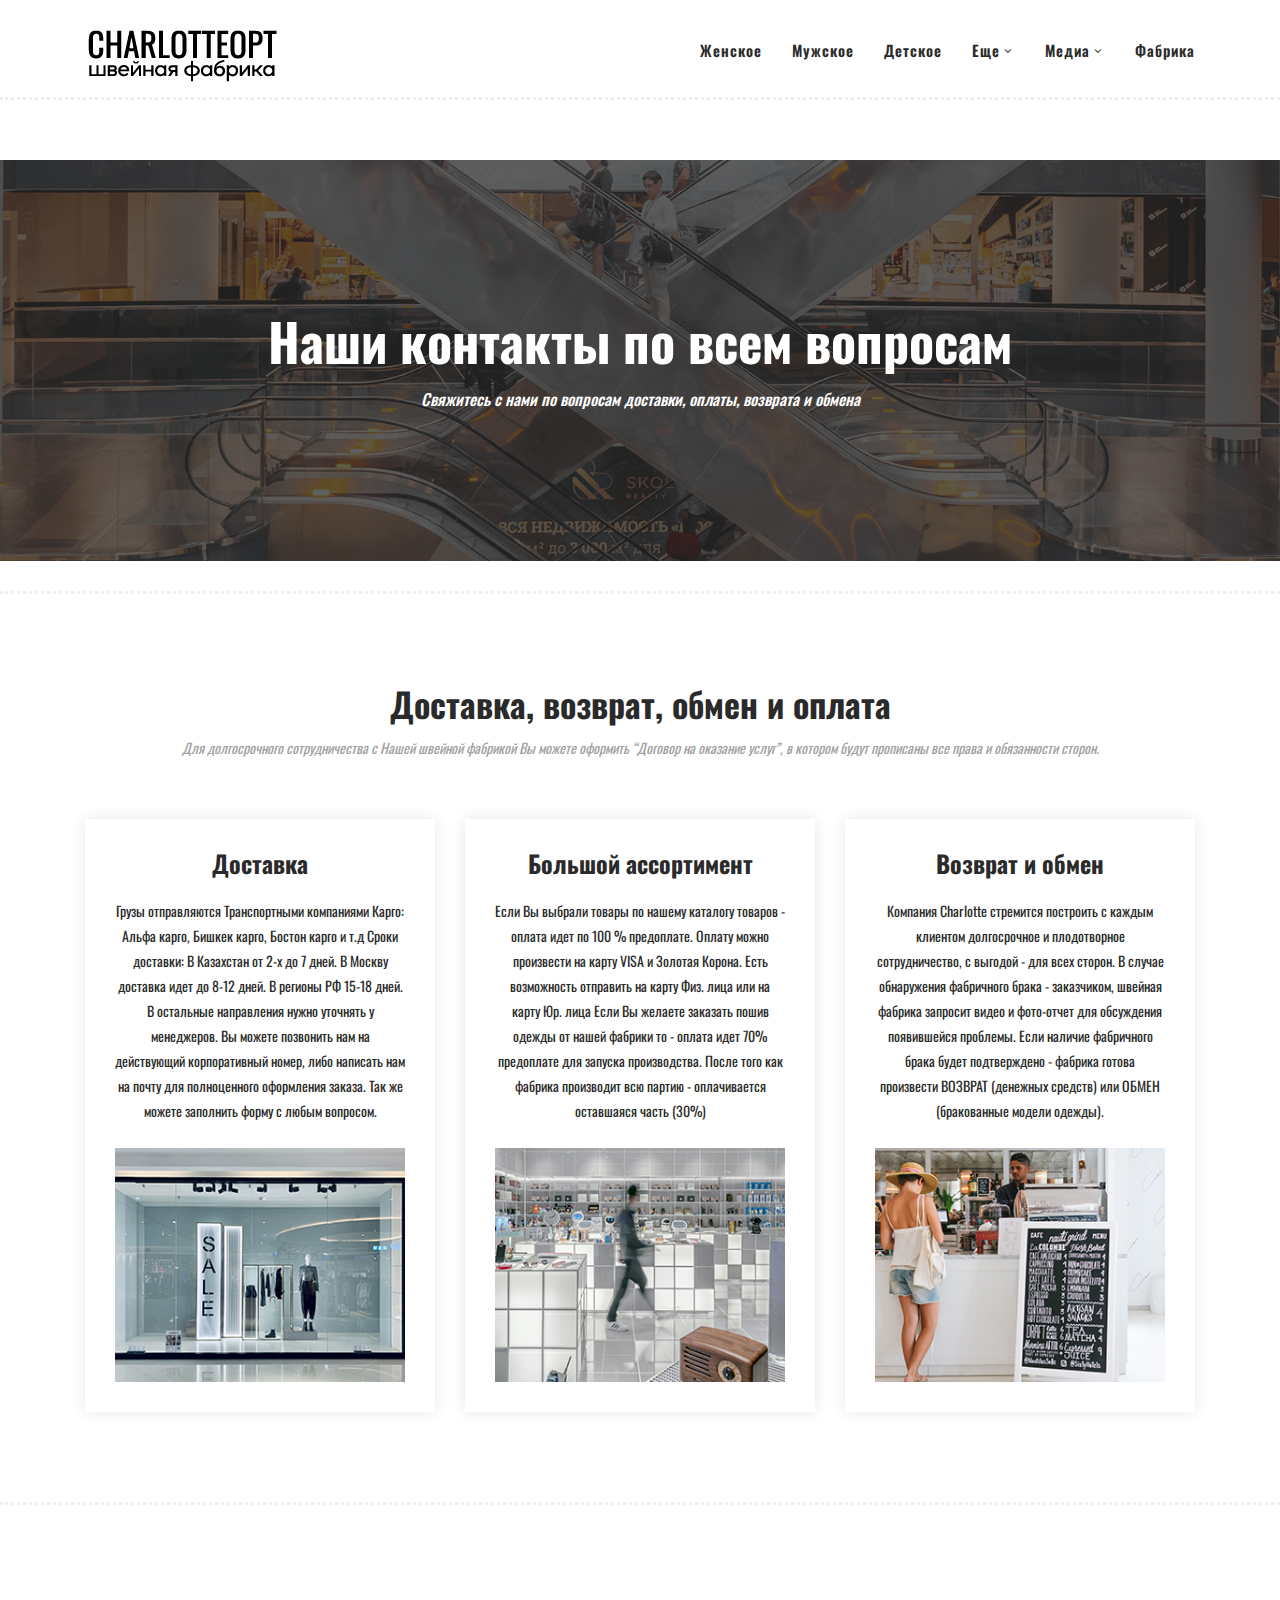
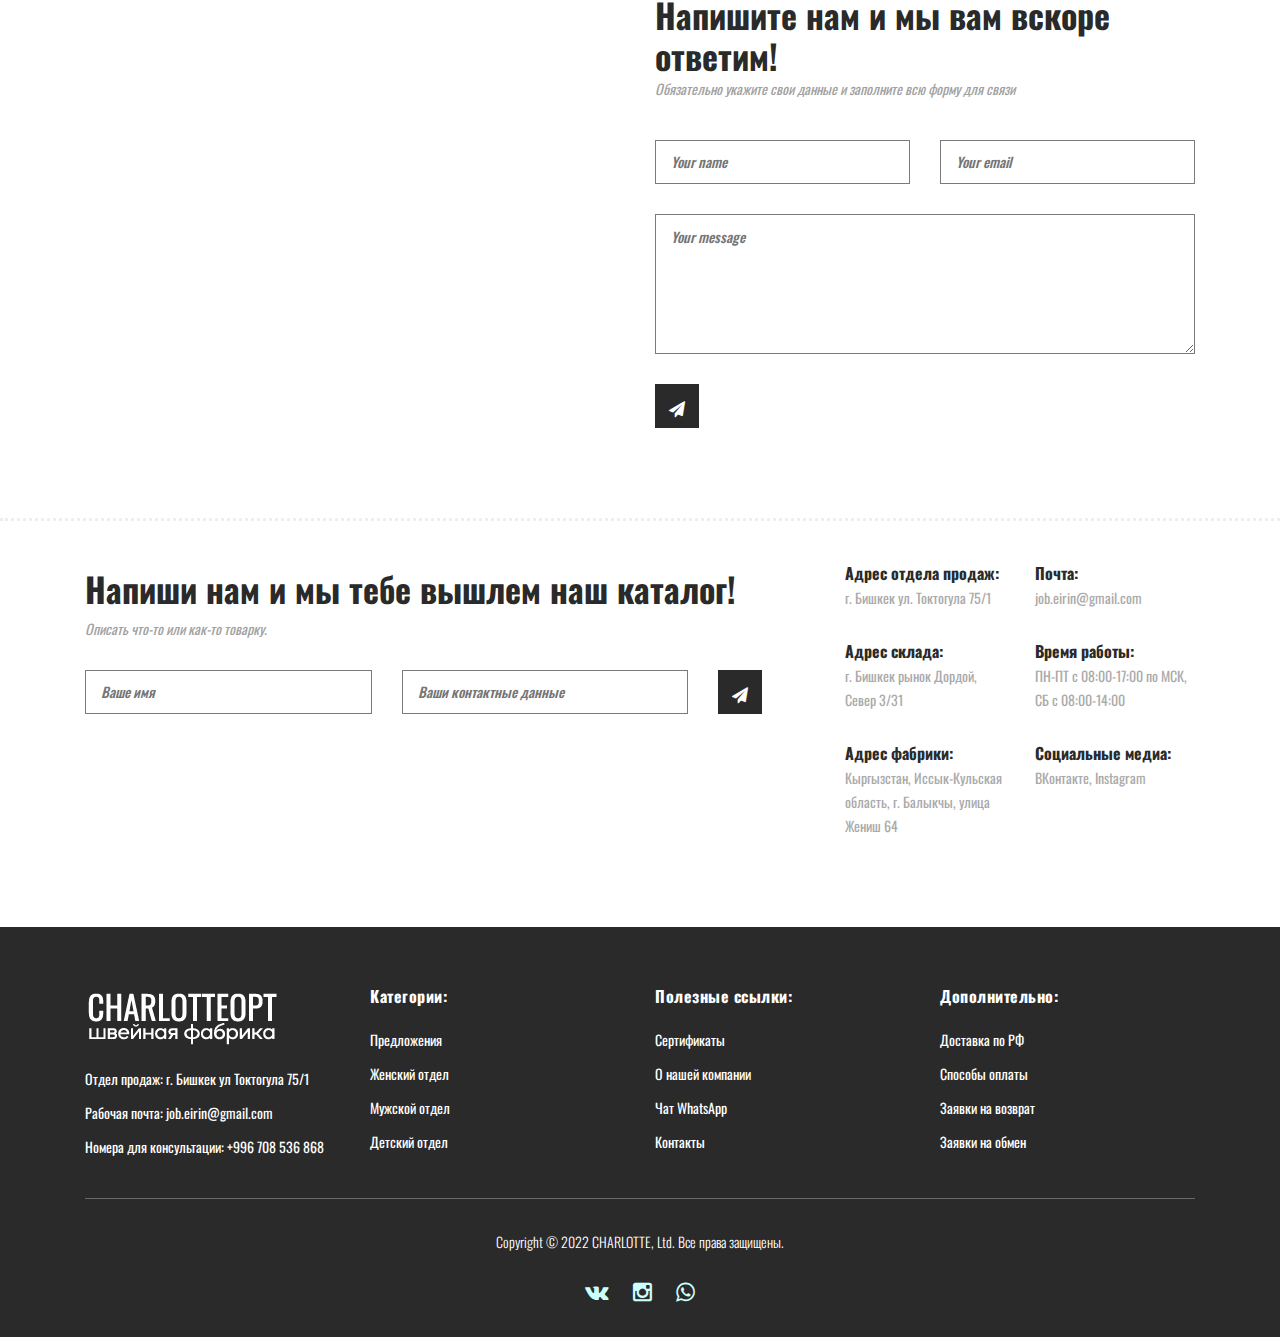
<file: contact.html>
<!DOCTYPE html>
<html lang="en">

  <head>

    <meta charset="utf-8">
    <meta name="viewport" content="width=device-width, initial-scale=1, shrink-to-fit=no">
    <meta name="description" content="">
    <meta name="author" content="">
    <link href="https://fonts.googleapis.com/css?family=Poppins:100,200,300,400,500,600,700,800,900&display=swap" rel="stylesheet">

    <title>Демо-сайт - Контакты</title>


    <!-- Additional CSS Files -->
    <link rel="stylesheet" type="text/css" href="assets/css/bootstrap.min.css">

    <link rel="stylesheet" type="text/css" href="assets/css/font-awesome.css">

    <link rel="stylesheet" href="assets/css/charlotte-main.css">

    <link rel="stylesheet" href="assets/css/owl-carousel.css">

    <link rel="stylesheet" href="assets/css/lightbox.css">
<!--

-->
    </head>
    
    <body>
    
    <!-- ***** Preloader Start ***** -->
    <div id="preloader">
        <div class="jumper">
            <div></div>
            <div></div>
            <div></div>
        </div>
    </div>  
    <!-- ***** Preloader End ***** -->
    
    
   <!-- ***** Header Area Start ***** -->
   <header class="header-area header-sticky">
    <div class="container">
        <div class="row">
            <div class="col-12">
                <nav class="main-nav">
                    <!-- ***** Logo Start ***** -->
                    <a href="index.html" class="logo">
                        <img src="assets/images/logo.png">
                    </a>
                    <!-- ***** Logo End ***** -->
                    <!-- ***** Menu Start ***** -->
                    <ul class="nav">
                        <li><a href="index.html">Женское</a></li>
                                <li><a href="index.html">Мужское</a></li>
                                <li><a href="index.html">Детское</a></li>
                        <li class="submenu">
                            <a href="javascript:;">Еще</a>
                            <ul>
                                <li><a href="about.html">О компании</a></li>
                                <li><a href="products.html">Весь ассортимент</a></li>
                                <li><a href="contact.html">Контакты</a></li>
                            </ul>
                        </li>
                        <li class="submenu">
                            <a href="javascript:;">Медиа</a>
                            <ul>
                                <li><a href="https://www.instagram.com/charlotte_opt/">Инстаграм</a></li>
                                <li><a href="https://vk.com/charlotte_opt">ВКонтакте</a></li>
                                <li><a href="#">Новости</a></li>
                                
                            </ul>
                        </li>
                        <li class="scroll-to-section"><a href="#explore">Фабрика</a></li>
                    </ul>        
                    <a class='menu-trigger'>
                        <span>Меню</span>
                    </a>
                    <!-- ***** Menu End ***** -->
                </nav>
            </div>
        </div>
    </div>
</header>
<!-- ***** Header Area End ***** -->


    <!-- ***** Main Banner Area Start ***** -->
    <div class="page-heading about-page-heading" id="top">
        <div class="container">
            <div class="row">
                <div class="col-lg-12">
                    <div class="inner-content">
                        <h2>Наши контакты по всем вопросам</h2>
                        <span>Свяжитесь с нами по вопросам доставки, оплаты, возврата и обмена</span>
                    </div>
                </div>
            </div>
        </div>
    </div>
    <!-- ***** Main Banner Area End ***** -->

    <!-- ***** Services Area Starts ***** -->
    <section class="our-services">
        <div class="container">
            <div class="row">
                <div class="col-lg-12">
                    <div class="section-heading">
                        <h2>Доставка, возврат, обмен и оплата</h2>
                        <span>Для долгосрочного сотрудничества с Нашей швейной фабрикой Вы можете оформить “Договор на оказание услуг”, в котором будут прописаны все права и обязанности сторон.</span>
                    </div>
                </div>
                <div class="col-lg-4">
                    <div class="service-item">
                        <h4>Доставка</h4>
                        <p>Грузы отправляются Транспортными компаниями Карго: 
                            Альфа карго, Бишкек карго, Бостон карго и т.д
                            Сроки доставки:
                            В Казахстан от 2-х до 7 дней. В Москву доставка идет до 8-12 дней. В регионы РФ 15-18 дней. В остальные направления нужно уточнять у менеджеров. Вы можете позвонить нам на действующий корпоративный номер, либо написать нам на почту для полноценного оформления заказа. Так же можете заполнить форму с любым вопросом.</p>
                        <img src="assets/images/service-01.jpg" alt="">
                    </div>
                </div>
                <div class="col-lg-4">
                    <div class="service-item">
                        <h4>Большой ассортимент</h4>
                        <p>Если Вы выбрали товары по нашему каталогу товаров - оплата идет по 100 % предоплате. Оплату можно произвести на карту VISA и Золотая Корона. 
                            Есть возможность отправить на карту Физ. лица или на карту Юр. лица
                            Если Вы желаете заказать пошив одежды от нашей фабрики то - оплата идет 70% предоплате для запуска производства. После того как фабрика производит всю партию - оплачивается оставшаяся часть (30%)
                            </p>
                        <img src="assets/images/service-02.jpg" alt="">
                    </div>
                </div>
                <div class="col-lg-4">
                    <div class="service-item">
                        <h4>Возврат и обмен</h4>
                        <p>Компания Charlotte стремится построить с каждым клиентом долгосрочное и плодотворное сотрудничество, с выгодой - для всех сторон. В случае обнаружения фабричного брака - заказчиком, швейная фабрика запросит видео и фото-отчет для обсуждения появившейся проблемы. Если наличие фабричного брака будет подтверждено - фабрика готова произвести ВОЗВРАТ (денежных средств) или ОБМЕН (бракованные модели одежды).</p>
                        <img src="assets/images/service-03.jpg" alt="">
                    </div>
                </div>
            </div>
        </div>
    </section>
    <!-- ***** Services Area Ends ***** -->

    <!-- ***** Contact Area Starts ***** -->
    <div class="contact-us">
        <div class="container">
            <div class="row">
                <div class="col-lg-6">
                    <div id="map">
                      <iframe src="https://www.google.com/maps/embed?pb=!1m18!1m12!1m3!1d2924.0336367227296!2d74.61195351547259!3d42.87213417915586!2m3!1f0!2f0!3f0!3m2!1i1024!2i768!4f13.1!3m3!1m2!1s0x389eb7c7c947bd1d%3A0xd46e29cc62eaae8!2zNzUg0YPQuy4g0KLQvtC60YLQvtCz0YPQu9CwLCDQkdC40YjQutC10Lo!5e0!3m2!1sru!2skg!4v1638510613001!5m2!1sru!2skg" width="100%" height="400px" frameborder="0" style="border:0" allowfullscreen></iframe>
                      
                    </div>
                </div>
                <div class="col-lg-6">
                    <div class="section-heading">
                        <h2>Напишите нам и мы вам вскоре ответим!</h2>
                        <span>Обязательно укажите свои данные и заполните всю форму для связи</span>
                    </div>
                    <form id="contact" action="" method="post">
                        <div class="row">
                          <div class="col-lg-6">
                            <fieldset>
                              <input name="name" type="text" id="name" placeholder="Your name" required="">
                            </fieldset>
                          </div>
                          <div class="col-lg-6">
                            <fieldset>
                              <input name="email" type="text" id="email" placeholder="Your email" required="">
                            </fieldset>
                          </div>
                          <div class="col-lg-12">
                            <fieldset>
                              <textarea name="message" rows="6" id="message" placeholder="Your message" required=""></textarea>
                            </fieldset>
                          </div>
                          <div class="col-lg-12">
                            <fieldset>
                              <button type="submit" id="form-submit" class="main-dark-button"><i class="fa fa-paper-plane"></i></button>
                          </div>
                        </div>
                      </form>
                </div>
            </div>
        </div>
    </div>
    <!-- ***** Contact Area Ends ***** -->

    <!-- ***** Subscribe Area Starts ***** -->
    <div class="subscribe">
        <div class="container">
            <div class="row">
                <div class="col-lg-8">
                    <div class="section-heading">
                        <h2>Напиши нам и мы тебе вышлем наш каталог!</h2>
                        <span>Описать что-то или как-то товарку.</span>
                    </div>
                    <form id="subscribe" action="" method="get">
                        <div class="row">
                          <div class="col-lg-5">
                            <fieldset>
                              <input name="name" type="text" id="name" placeholder="Ваше имя" required="">
                            </fieldset>
                          </div>
                          <div class="col-lg-5">
                            <fieldset>
                              <input name="number" type="number" id="number" pattern="number" placeholder="Ваши контактные данные" required="">
                            </fieldset>
                          </div>
                          <div class="col-lg-2">
                            <fieldset>
                              <button type="submit" id="form-submit" class="main-dark-button"><i class="fa fa-paper-plane"></i></button>
                            </fieldset>
                          </div>
                        </div>
                    </form>
                </div>
                <div class="col-lg-4">
                    <div class="row">
                        <div class="col-6">
                            <ul>
                                <li>Адрес отдела продаж:<br><span>г. Бишкек ул. Токтогула 75/1</span></li>
                                <li>Адрес склада:<br><span>г. Бишкек рынок Дордой, Север 3/31</span></li>
                                <li>Адрес фабрики:<br><span>Кыргызстан, Иссык-Кульская область, г. Балыкчы, улица Жениш 64</span></li>
                            </ul>
                        </div>
                        <div class="col-6">
                            <ul>
                                <li>Почта:<br><span>job.eirin@gmail.com</span></li>
                                <li>Время работы:<br><span>ПН-ПТ с 08:00-17:00 по МСК, СБ с 08:00-14:00</span></li>
                                <li>Социальные медиа:<br><span><a href="https://vk.com/charlotte_opt">ВКонтакте</a>, <a href="https://www.instagram.com/charlotte_opt/">Instagram</a>
                            </ul>
                        </div>
                    </div>
                </div>
            </div>
        </div>
    </div>
    <!-- ***** Subscribe Area Ends ***** -->

    <!-- ***** Footer Start ***** -->
    <footer>
        <div class="container">
            <div class="row">
                <div class="col-lg-3">
                    <div class="first-item">
                        <div class="logo">
                            <img src="assets/images/white-logo.png" alt="hexashop ecommerce templatemo">
                        </div>
                        <ul>
                            <li><a href="#">Отдел продаж: г. Бишкек ул Токтогула 75/1</a></li>
                            <li><a href="#">Рабочая почта: job.eirin@gmail.com</a></li>
                            <li><a href="https://wa.me/996708536868">Номера для консультации: +996 708 536 868</a></li>
                        </ul>
                    </div>
                </div>
                <div class="col-lg-3">
                    <h4>Категории:</h4>
                    <ul>
                        <li class="scroll-to-section"><a href="#top">Предложения</a></li>
                        <li class="scroll-to-section"><a href="#women">Женский отдел</a></li>
                        <li class="scroll-to-section"><a href="#men">Мужской отдел</a></li>
                        <li class="scroll-to-section"><a href="#kids">Детский отдел</a></li>
                    </ul>
                </div>
                <div class="col-lg-3">
                    <h4>Полезные ссылки:</h4>
                    <ul>
                        <li><a href="about.html">Сертификаты</a></li>
                        <li><a href="about.html">О нашей компании</a></li>
                        <li><a href="https://wa.me/996708536868">Чат WhatsApp</a></li>
                        <li><a href="contact.html">Контакты</a></li>
                    </ul>
                </div>
                <div class="col-lg-3">
                    <h4>Дополнительно:</h4>
                    <ul>
                        <li><a href="https://wa.me/996708536868">Доставка по РФ</a></li>
                        <li><a href="https://wa.me/996708536868">Способы оплаты</a></li>
                        <li><a href="https://wa.me/996708536868">Заявки на возврат</a></li>
                        <li><a href="https://wa.me/996708536868">Заявки на обмен</a></li>
                    </ul>
                </div>
                <div class="col-lg-12">
                    <div class="under-footer">
                        <p>Copyright © 2022 CHARLOTTE, Ltd. Все права защищены. 
                        
                        
                        <ul>
                            <li><a href="https://vk.com/charlotte_opt"><i class="fa fa-vk"></i></a></li>
                            <li><a href="https://www.instagram.com/charlotte_opt/"><i class="fa fa-instagram"></i></a></li>
                            <li><a href="https://wa.me/996708536868"><i class="fa fa-whatsapp"></i></a></li>
                        </ul>
                    </div>
                </div>
            </div>
        </div>
    </footer>
    

    <!-- jQuery -->
    <script src="assets/js/jquery-2.1.0.min.js"></script>

    <!-- Bootstrap -->
    <script src="assets/js/popper.js"></script>
    <script src="assets/js/bootstrap.min.js"></script>

    <!-- Plugins -->
    <script src="assets/js/owl-carousel.js"></script>
    <script src="assets/js/accordions.js"></script>
    <script src="assets/js/datepicker.js"></script>
    <script src="assets/js/scrollreveal.min.js"></script>
    <script src="assets/js/waypoints.min.js"></script>
    <script src="assets/js/jquery.counterup.min.js"></script>
    <script src="assets/js/imgfix.min.js"></script> 
    <script src="assets/js/slick.js"></script> 
    <script src="assets/js/lightbox.js"></script> 
    <script src="assets/js/isotope.js"></script> 
    
    <!-- Global Init -->
    <script src="assets/js/custom.js"></script>

    <script>

        $(function() {
            var selectedClass = "";
            $("p").click(function(){
            selectedClass = $(this).attr("data-rel");
            $("#portfolio").fadeTo(50, 0.1);
                $("#portfolio div").not("."+selectedClass).fadeOut();
            setTimeout(function() {
              $("."+selectedClass).fadeIn();
              $("#portfolio").fadeTo(50, 1);
            }, 500);
                
            });
        });

    </script>

  </body>

</html>
</file>
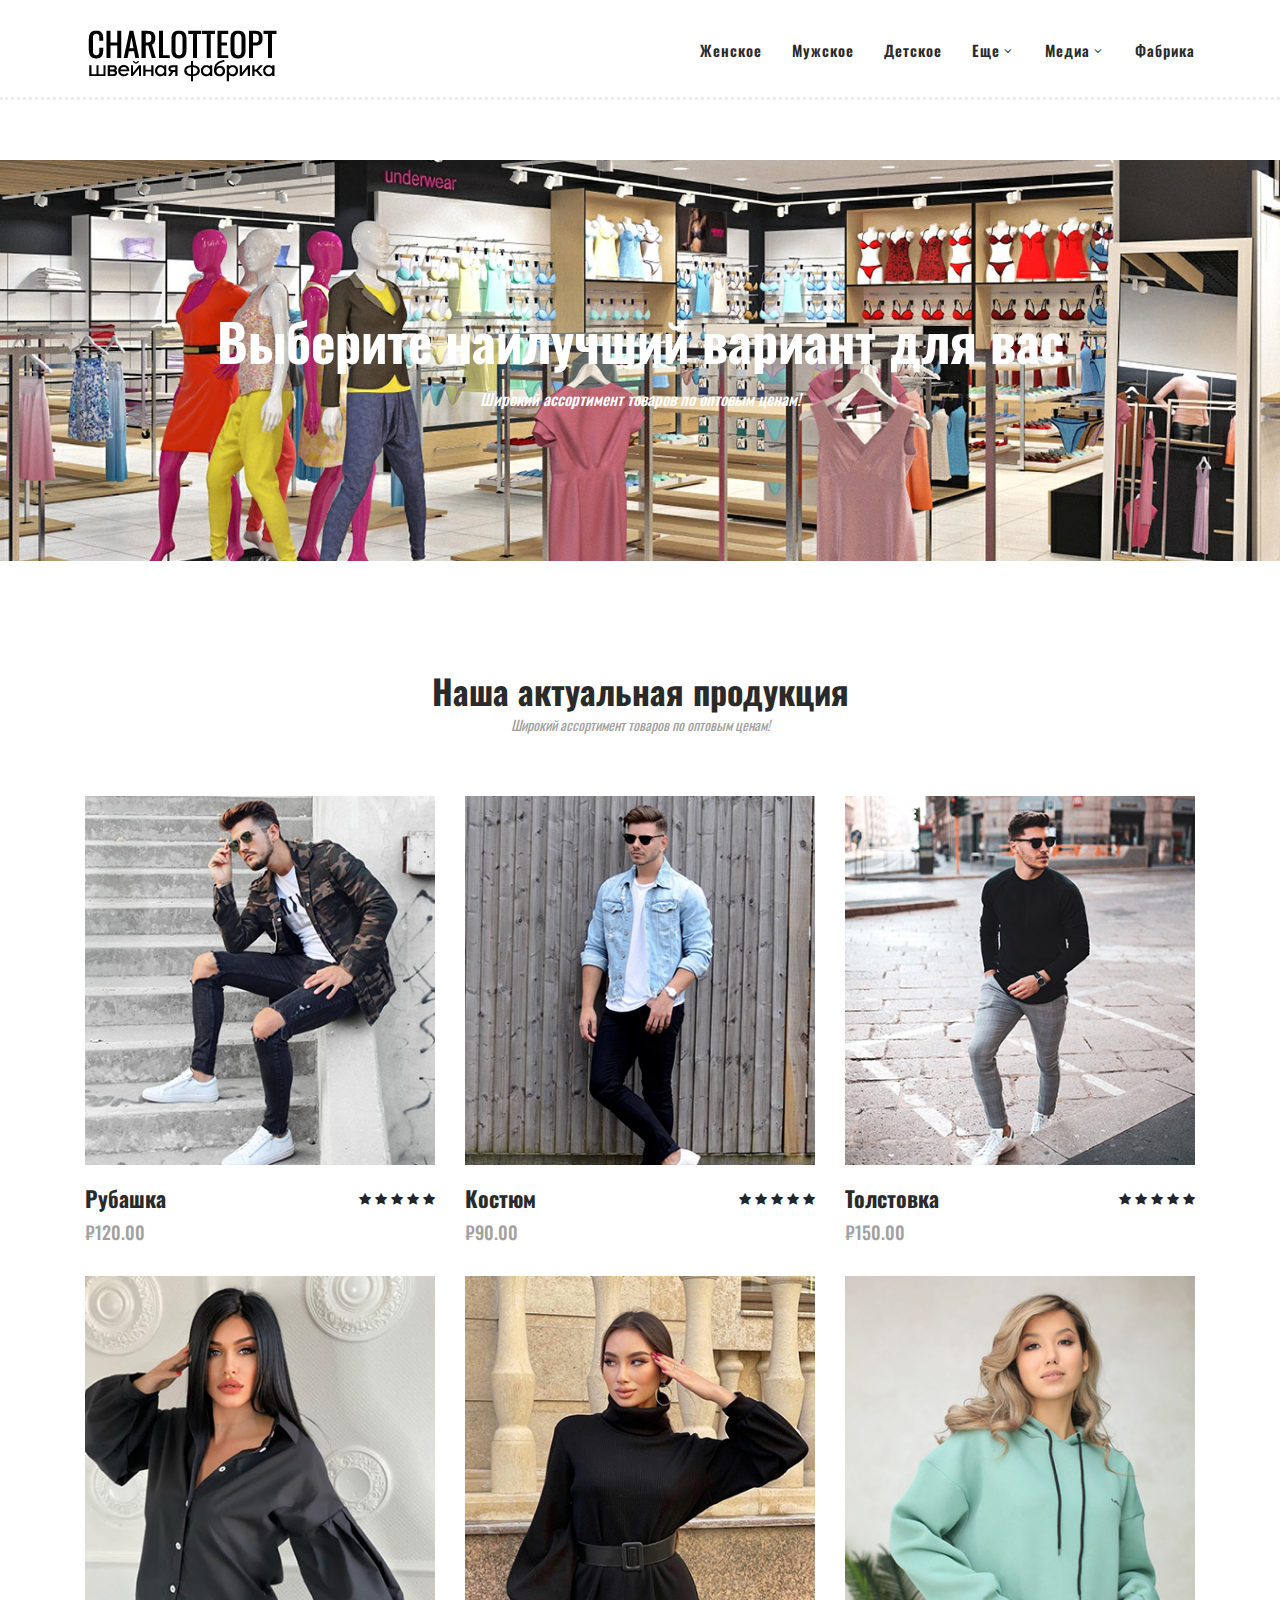
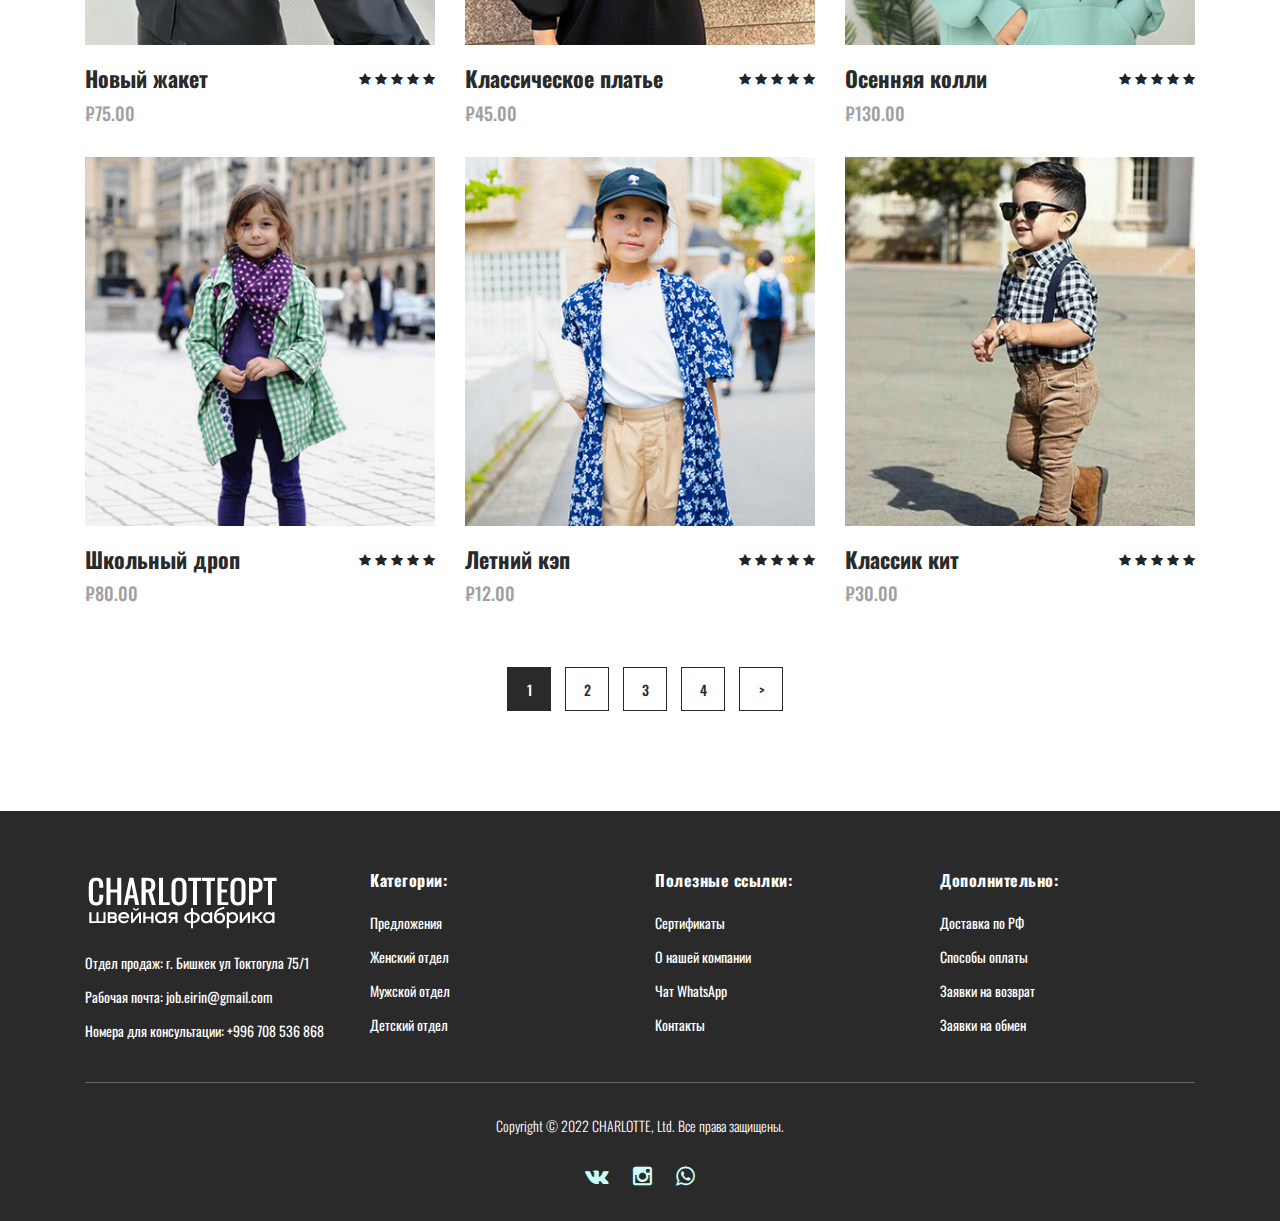
<file: products.html>
<!DOCTYPE html>
<html lang="en">

  <head>

    <meta charset="utf-8">
    <meta name="viewport" content="width=device-width, initial-scale=1, shrink-to-fit=no">
    <meta name="description" content="">
    <meta name="author" content="">
    <link href="https://fonts.googleapis.com/css?family=Poppins:100,200,300,400,500,600,700,800,900&display=swap" rel="stylesheet">

    <title>Демо-сайт - Продукты</title>


    <!-- Additional CSS Files -->
    <link rel="stylesheet" type="text/css" href="assets/css/bootstrap.min.css">

    <link rel="stylesheet" type="text/css" href="assets/css/font-awesome.css">

    <link rel="stylesheet" href="assets/css/charlotte-main.css">

    <link rel="stylesheet" href="assets/css/owl-carousel.css">

    <link rel="stylesheet" href="assets/css/lightbox.css">
<!--

-->
    </head>
    
    <body>
    
    <!-- ***** Preloader Start ***** -->
    <div id="preloader">
        <div class="jumper">
            <div></div>
            <div></div>
            <div></div>
        </div>
    </div>  
    <!-- ***** Preloader End ***** -->
    
    
   <!-- ***** Header Area Start ***** -->
   <header class="header-area header-sticky">
    <div class="container">
        <div class="row">
            <div class="col-12">
                <nav class="main-nav">
                    <!-- ***** Logo Start ***** -->
                    <a href="index.html" class="logo">
                        <img src="assets/images/logo.png">
                    </a>
                    <!-- ***** Logo End ***** -->
                    <!-- ***** Menu Start ***** -->
                    <ul class="nav">
                        <li><a href="index.html">Женское</a></li>
                                <li><a href="index.html">Мужское</a></li>
                                <li><a href="index.html">Детское</a></li>
                        <li class="submenu">
                            <a href="javascript:;">Еще</a>
                            <ul>
                                <li><a href="about.html">О компании</a></li>
                                <li><a href="products.html">Весь ассортимент</a></li>
                                <li><a href="contact.html">Контакты</a></li>
                            </ul>
                        </li>
                        <li class="submenu">
                            <a href="javascript:;">Медиа</a>
                            <ul>
                                <li><a href="https://www.instagram.com/charlotte_opt/">Инстаграм</a></li>
                                <li><a href="https://vk.com/charlotte_opt">ВКонтакте</a></li>
                                <li><a href="#">Новости</a></li>
                                
                            </ul>
                        </li>
                        <li><a href="about.html">Фабрика</a></li>
                    </ul>        
                    <a class='menu-trigger'>
                        <span>Меню</span>
                    </a>
                    <!-- ***** Menu End ***** -->
                </nav>
            </div>
        </div>
    </div>
</header>
<!-- ***** Header Area End ***** -->

    <!-- ***** Main Banner Area Start ***** -->
    <div class="page-heading" id="top">
        <div class="container">
            <div class="row">
                <div class="col-lg-12">
                    <div class="inner-content">
                        <h2>Выберите наилучший вариант для вас</h2>
                        <span>Широкий ассортимент товаров по оптовым ценам!</span>
                    </div>
                </div>
            </div>
        </div>
    </div>
    <!-- ***** Main Banner Area End ***** -->


    <!-- ***** Products Area Starts ***** -->
    <section class="section" id="products">
        <div class="container">
            <div class="row">
                <div class="col-lg-12">
                    <div class="section-heading">
                        <h2>Наша актуальная продукция</h2>
                        <span>Широкий ассортимент товаров по оптовым ценам!</span>
                    </div>
                </div>
            </div>
        </div>
        <div class="container">
            <div class="row">
                <div class="col-lg-4">
                    <div class="item">
                        <div class="thumb">
                            <div class="hover-content">
                                <ul>
                                    <li><a href="single-product.html"><i class="fa fa-eye"></i></a></li>
                                    <li><a href="single-product.html"><i class="fa fa-star"></i></a></li>
                                    <li><a href="single-product.html"><i class="fa fa-shopping-cart"></i></a></li>
                                </ul>
                            </div>
                            <img src="assets/images/men-01.jpg" alt="">
                        </div>
                        <div class="down-content">
                            <h4>Рубашка</h4>
                            <span>₽120.00</span>
                            <ul class="stars">
                                <li><i class="fa fa-star"></i></li>
                                <li><i class="fa fa-star"></i></li>
                                <li><i class="fa fa-star"></i></li>
                                <li><i class="fa fa-star"></i></li>
                                <li><i class="fa fa-star"></i></li>
                            </ul>
                        </div>
                    </div>
                </div>
                <div class="col-lg-4">
                    <div class="item">
                        <div class="thumb">
                            <div class="hover-content">
                                <ul>
                                    <li><a href="single-product.html"><i class="fa fa-eye"></i></a></li>
                                    <li><a href="single-product.html"><i class="fa fa-star"></i></a></li>
                                    <li><a href="single-product.html"><i class="fa fa-shopping-cart"></i></a></li>
                                </ul>
                            </div>
                            <img src="assets/images/men-02.jpg" alt="">
                        </div>
                        <div class="down-content">
                            <h4>Костюм</h4>
                            <span>₽90.00</span>
                            <ul class="stars">
                                <li><i class="fa fa-star"></i></li>
                                <li><i class="fa fa-star"></i></li>
                                <li><i class="fa fa-star"></i></li>
                                <li><i class="fa fa-star"></i></li>
                                <li><i class="fa fa-star"></i></li>
                            </ul>
                        </div>
                    </div>
                </div>
                <div class="col-lg-4">
                    <div class="item">
                        <div class="thumb">
                            <div class="hover-content">
                                <ul>
                                    <li><a href="single-product.html"><i class="fa fa-eye"></i></a></li>
                                    <li><a href="single-product.html"><i class="fa fa-star"></i></a></li>
                                    <li><a href="single-product.html"><i class="fa fa-shopping-cart"></i></a></li>
                                </ul>
                            </div>
                            <img src="assets/images/men-03.jpg" alt="">
                        </div>
                        <div class="down-content">
                            <h4>Толстовка</h4>
                            <span>₽150.00</span>
                            <ul class="stars">
                                <li><i class="fa fa-star"></i></li>
                                <li><i class="fa fa-star"></i></li>
                                <li><i class="fa fa-star"></i></li>
                                <li><i class="fa fa-star"></i></li>
                                <li><i class="fa fa-star"></i></li>
                            </ul>
                        </div>
                    </div>
                </div>
                <div class="col-lg-4">
                    <div class="item">
                        <div class="thumb">
                            <div class="hover-content">
                                <ul>
                                    <li><a href="single-product.html"><i class="fa fa-eye"></i></a></li>
                                    <li><a href="single-product.html"><i class="fa fa-star"></i></a></li>
                                    <li><a href="single-product.html"><i class="fa fa-shopping-cart"></i></a></li>
                                </ul>
                            </div>
                            <img src="assets/images/women-01.jpg" alt="">
                        </div>
                        <div class="down-content">
                            <h4>Новый жакет</h4>
                            <span>₽75.00</span>
                            <ul class="stars">
                                <li><i class="fa fa-star"></i></li>
                                <li><i class="fa fa-star"></i></li>
                                <li><i class="fa fa-star"></i></li>
                                <li><i class="fa fa-star"></i></li>
                                <li><i class="fa fa-star"></i></li>
                            </ul>
                        </div>
                    </div>
                </div>
                <div class="col-lg-4">
                    <div class="item">
                        <div class="thumb">
                            <div class="hover-content">
                                <ul>
                                    <li><a href="single-product.html"><i class="fa fa-eye"></i></a></li>
                                    <li><a href="single-product.html"><i class="fa fa-star"></i></a></li>
                                    <li><a href="single-product.html"><i class="fa fa-shopping-cart"></i></a></li>
                                </ul>
                            </div>
                            <img src="assets/images/women-02.jpg" alt="">
                        </div>
                        <div class="down-content">
                            <h4>Классическое платье</h4>
                            <span>₽45.00</span>
                            <ul class="stars">
                                <li><i class="fa fa-star"></i></li>
                                <li><i class="fa fa-star"></i></li>
                                <li><i class="fa fa-star"></i></li>
                                <li><i class="fa fa-star"></i></li>
                                <li><i class="fa fa-star"></i></li>
                            </ul>
                        </div>
                    </div>
                </div>
                <div class="col-lg-4">
                    <div class="item">
                        <div class="thumb">
                            <div class="hover-content">
                                <ul>
                                    <li><a href="single-product.html"><i class="fa fa-eye"></i></a></li>
                                    <li><a href="single-product.html"><i class="fa fa-star"></i></a></li>
                                    <li><a href="single-product.html"><i class="fa fa-shopping-cart"></i></a></li>
                                </ul>
                            </div>
                            <img src="assets/images/women-03.jpg" alt="">
                        </div>
                        <div class="down-content">
                            <h4>Осенняя колли</h4>
                            <span>₽130.00</span>
                            <ul class="stars">
                                <li><i class="fa fa-star"></i></li>
                                <li><i class="fa fa-star"></i></li>
                                <li><i class="fa fa-star"></i></li>
                                <li><i class="fa fa-star"></i></li>
                                <li><i class="fa fa-star"></i></li>
                            </ul>
                        </div>
                    </div>
                </div>
                <div class="col-lg-4">
                    <div class="item">
                        <div class="thumb">
                            <div class="hover-content">
                                <ul>
                                    <li><a href="single-product.html"><i class="fa fa-eye"></i></a></li>
                                    <li><a href="single-product.html"><i class="fa fa-star"></i></a></li>
                                    <li><a href="single-product.html"><i class="fa fa-shopping-cart"></i></a></li>
                                </ul>
                            </div>
                            <img src="assets/images/kid-01.jpg" alt="">
                        </div>
                        <div class="down-content">
                            <h4>Школьный дроп</h4>
                            <span>₽80.00</span>
                            <ul class="stars">
                                <li><i class="fa fa-star"></i></li>
                                <li><i class="fa fa-star"></i></li>
                                <li><i class="fa fa-star"></i></li>
                                <li><i class="fa fa-star"></i></li>
                                <li><i class="fa fa-star"></i></li>
                            </ul>
                        </div>
                    </div>
                </div>
                <div class="col-lg-4">
                    <div class="item">
                        <div class="thumb">
                            <div class="hover-content">
                                <ul>
                                    <li><a href="single-product.html"><i class="fa fa-eye"></i></a></li>
                                    <li><a href="single-product.html"><i class="fa fa-star"></i></a></li>
                                    <li><a href="single-product.html"><i class="fa fa-shopping-cart"></i></a></li>
                                </ul>
                            </div>
                            <img src="assets/images/kid-02.jpg" alt="">
                        </div>
                        <div class="down-content">
                            <h4>Летний кэп</h4>
                            <span>₽12.00</span>
                            <ul class="stars">
                                <li><i class="fa fa-star"></i></li>
                                <li><i class="fa fa-star"></i></li>
                                <li><i class="fa fa-star"></i></li>
                                <li><i class="fa fa-star"></i></li>
                                <li><i class="fa fa-star"></i></li>
                            </ul>
                        </div>
                    </div>
                </div>
                <div class="col-lg-4">
                    <div class="item">
                        <div class="thumb">
                            <div class="hover-content">
                                <ul>
                                    <li><a href="single-product.html"><i class="fa fa-eye"></i></a></li>
                                    <li><a href="single-product.html"><i class="fa fa-star"></i></a></li>
                                    <li><a href="single-product.html"><i class="fa fa-shopping-cart"></i></a></li>
                                </ul>
                            </div>
                            <img src="assets/images/kid-03.jpg" alt="">
                        </div>
                        <div class="down-content">
                            <h4>Классик кит</h4>
                            <span>₽30.00</span>
                            <ul class="stars">
                                <li><i class="fa fa-star"></i></li>
                                <li><i class="fa fa-star"></i></li>
                                <li><i class="fa fa-star"></i></li>
                                <li><i class="fa fa-star"></i></li>
                                <li><i class="fa fa-star"></i></li>
                            </ul>
                        </div>
                    </div>
                </div>
                <div class="col-lg-12">
                    <div class="pagination">
                        <ul>
                            <li>
                                <li class="active">
                                <a href="#">1</a>
                            </li>
                            <li>
                                <a href="#">2</a>
                            </li>
                            <li>
                                <a href="#">3</a>
                            </li>
                            <li>
                                <a href="#">4</a>
                            </li>
                            <li>
                                <a href="#">></a>
                            </li>
                        </ul>
                    </div>
                </div>
            </div>
        </div>
    </section>
    <!-- ***** Products Area Ends ***** -->
    
    <!-- ***** Footer Start ***** -->
    <footer>
        <div class="container">
            <div class="row">
                <div class="col-lg-3">
                    <div class="first-item">
                        <div class="logo">
                            <img src="assets/images/white-logo.png" alt="hexashop ecommerce templatemo">
                        </div>
                        <ul>
                            <li><a href="#">Отдел продаж: г. Бишкек ул Токтогула 75/1</a></li>
                            <li><a href="#">Рабочая почта: job.eirin@gmail.com</a></li>
                            <li><a href="https://wa.me/996708536868">Номера для консультации: +996 708 536 868</a></li>
                        </ul>
                    </div>
                </div>
                <div class="col-lg-3">
                    <h4>Категории:</h4>
                    <ul>
                        <li class="scroll-to-section"><a href="#top">Предложения</a></li>
                        <li class="scroll-to-section"><a href="#women">Женский отдел</a></li>
                        <li class="scroll-to-section"><a href="#men">Мужской отдел</a></li>
                        <li class="scroll-to-section"><a href="#kids">Детский отдел</a></li>
                    </ul>
                </div>
                <div class="col-lg-3">
                    <h4>Полезные ссылки:</h4>
                    <ul>
                        <li><a href="about.html">Сертификаты</a></li>
                        <li><a href="about.html">О нашей компании</a></li>
                        <li><a href="https://wa.me/996708536868">Чат WhatsApp</a></li>
                        <li><a href="contact.html">Контакты</a></li>
                    </ul>
                </div>
                <div class="col-lg-3">
                    <h4>Дополнительно:</h4>
                    <ul>
                        <li><a href="https://wa.me/996708536868">Доставка по РФ</a></li>
                        <li><a href="https://wa.me/996708536868">Способы оплаты</a></li>
                        <li><a href="https://wa.me/996708536868">Заявки на возврат</a></li>
                        <li><a href="https://wa.me/996708536868">Заявки на обмен</a></li>
                    </ul>
                </div>
                <div class="col-lg-12">
                    <div class="under-footer">
                        <p>Copyright © 2022 CHARLOTTE, Ltd. Все права защищены. 
                        
                        
                        <ul>
                            <li><a href="https://vk.com/charlotte_opt"><i class="fa fa-vk"></i></a></li>
                            <li><a href="https://www.instagram.com/charlotte_opt/"><i class="fa fa-instagram"></i></a></li>
                            <li><a href="https://wa.me/996708536868"><i class="fa fa-whatsapp"></i></a></li>
                        </ul>
                    </div>
                </div>
            </div>
        </div>
    </footer>
    

    <!-- jQuery -->
    <script src="assets/js/jquery-2.1.0.min.js"></script>

    <!-- Bootstrap -->
    <script src="assets/js/popper.js"></script>
    <script src="assets/js/bootstrap.min.js"></script>

    <!-- Plugins -->
    <script src="assets/js/owl-carousel.js"></script>
    <script src="assets/js/accordions.js"></script>
    <script src="assets/js/datepicker.js"></script>
    <script src="assets/js/scrollreveal.min.js"></script>
    <script src="assets/js/waypoints.min.js"></script>
    <script src="assets/js/jquery.counterup.min.js"></script>
    <script src="assets/js/imgfix.min.js"></script> 
    <script src="assets/js/slick.js"></script> 
    <script src="assets/js/lightbox.js"></script> 
    <script src="assets/js/isotope.js"></script> 
    
    <!-- Global Init -->
    <script src="assets/js/custom.js"></script>

    <script>

        $(function() {
            var selectedClass = "";
            $("p").click(function(){
            selectedClass = $(this).attr("data-rel");
            $("#portfolio").fadeTo(50, 0.1);
                $("#portfolio div").not("."+selectedClass).fadeOut();
            setTimeout(function() {
              $("."+selectedClass).fadeIn();
              $("#portfolio").fadeTo(50, 1);
            }, 500);
                
            });
        });

    </script>

  </body>

</html>
</file>
<file: assets/css/owl-carousel.css>
/**
 * Owl Carousel v2.3.4
 * Copyright 2013-2018 David Deutsch
 * Licensed under: SEE LICENSE IN https://github.com/OwlCarousel2/OwlCarousel2/blob/master/LICENSE
 */
/*
 *  Owl Carousel - Core
 */
.owl-carousel {
  display: none;
  width: 100%;
  -webkit-tap-highlight-color: transparent;
  /* position relative and z-index fix webkit rendering fonts issue */
  position: relative;
  z-index: 1; }
  .owl-carousel .owl-stage {
    position: relative;
    -ms-touch-action: pan-Y;
    touch-action: manipulation;
    -moz-backface-visibility: hidden;
    /* fix firefox animation glitch */ }
  .owl-carousel .owl-stage:after {
    content: ".";
    display: block;
    clear: both;
    visibility: hidden;
    line-height: 0;
    height: 0; }
  .owl-carousel .owl-stage-outer {
    position: relative;
    overflow: hidden;
    /* fix for flashing background */
    -webkit-transform: translate3d(0px, 0px, 0px); }
  .owl-carousel .owl-wrapper,
  .owl-carousel .owl-item {
    -webkit-backface-visibility: hidden;
    -moz-backface-visibility: hidden;
    -ms-backface-visibility: hidden;
    -webkit-transform: translate3d(0, 0, 0);
    -moz-transform: translate3d(0, 0, 0);
    -ms-transform: translate3d(0, 0, 0); }
  .owl-carousel .owl-item {
    position: relative;
    min-height: 1px;
    float: left;
    -webkit-backface-visibility: hidden;
    -webkit-tap-highlight-color: transparent;
    -webkit-touch-callout: none; }
  .owl-carousel .owl-item img {
    display: block;
    width: 100%; }
  .owl-carousel .owl-nav.disabled,
  .owl-carousel .owl-dots.disabled {
    display: none; }
  .owl-carousel .owl-nav .owl-prev,
  .owl-carousel .owl-nav .owl-next,
  .owl-carousel .owl-dot {
    cursor: pointer;
    -webkit-user-select: none;
    -khtml-user-select: none;
    -moz-user-select: none;
    -ms-user-select: none;
    user-select: none; }
  .owl-carousel .owl-nav button.owl-prev,
  .owl-carousel .owl-nav button.owl-next,
  .owl-carousel button.owl-dot {
    background: none;
    color: inherit;
    border: none;
    padding: 0 !important;
    font: inherit; }
  .owl-carousel.owl-loaded {
    display: block; }
  .owl-carousel.owl-loading {
    opacity: 0;
    display: block; }
  .owl-carousel.owl-hidden {
    opacity: 0; }
  .owl-carousel.owl-refresh .owl-item {
    visibility: hidden; }
  .owl-carousel.owl-drag .owl-item {
    -ms-touch-action: pan-y;
        touch-action: pan-y;
    -webkit-user-select: none;
    -moz-user-select: none;
    -ms-user-select: none;
    user-select: none; }
  .owl-carousel.owl-grab {
    cursor: move;
    cursor: grab; }
  .owl-carousel.owl-rtl {
    direction: rtl; }
  .owl-carousel.owl-rtl .owl-item {
    float: right; }

/* No Js */
.no-js .owl-carousel {
  display: block; }

/*
 *  Owl Carousel - Animate Plugin
 */
.owl-carousel .animated {
  animation-duration: 1000ms;
  animation-fill-mode: both; }

.owl-carousel .owl-animated-in {
  z-index: 0; }

.owl-carousel .owl-animated-out {
  z-index: 1; }

.owl-carousel .fadeOut {
  animation-name: fadeOut; }

@keyframes fadeOut {
  0% {
    opacity: 1; }
  100% {
    opacity: 0; } }

/*
 * 	Owl Carousel - Auto Height Plugin
 */
.owl-height {
  transition: height 500ms ease-in-out; }

/*
 * 	Owl Carousel - Lazy Load Plugin
 */
.owl-carousel .owl-item {
  /**
			This is introduced due to a bug in IE11 where lazy loading combined with autoheight plugin causes a wrong
			calculation of the height of the owl-item that breaks page layouts
		 */ }
  .owl-carousel .owl-item .owl-lazy {
    opacity: 0;
    transition: opacity 400ms ease; }
  .owl-carousel .owl-item .owl-lazy[src^=""], .owl-carousel .owl-item .owl-lazy:not([src]) {
    max-height: 0; }
  .owl-carousel .owl-item img.owl-lazy {
    transform-style: preserve-3d; }

/*
 * 	Owl Carousel - Video Plugin
 */
.owl-carousel .owl-video-wrapper {
  position: relative;
  height: 100%;
  background: #000; }

.owl-carousel .owl-video-play-icon {
  position: absolute;
  height: 80px;
  width: 80px;
  left: 50%;
  top: 50%;
  margin-left: -40px;
  margin-top: -40px;
  background: url("owl.video.play.png") no-repeat;
  cursor: pointer;
  z-index: 1;
  -webkit-backface-visibility: hidden;
  transition: transform 100ms ease; }

.owl-carousel .owl-video-play-icon:hover {
  -ms-transform: scale(1.3, 1.3);
      transform: scale(1.3, 1.3); }

.owl-carousel .owl-video-playing .owl-video-tn,
.owl-carousel .owl-video-playing .owl-video-play-icon {
  display: none; }

.owl-carousel .owl-video-tn {
  opacity: 0;
  height: 100%;
  background-position: center center;
  background-repeat: no-repeat;
  background-size: contain;
  transition: opacity 400ms ease; }

.owl-carousel .owl-video-frame {
  position: relative;
  z-index: 1;
  height: 100%;
  width: 100%; }
</file>
<file: assets/css/charlotte-main.css>
/* --------------
Table of contents

01. font & reset css
02. reset
03. global styles
04. header
05. banner
06. features
07. testimonials
08. contact
09. footer
10. preloader
11. search
12. portfolio

------------- */
/* 
---------------------------------------------
font & reset css
--------------------------------------------- 
*/
@import url("https://fonts.googleapis.com/css?family=Oswald:100,200,300,400,500,600,700,800,900");
/* 
---------------------------------------------
reset
--------------------------------------------- 
*/
html, body, div, span, applet, object, iframe, h1, h2, h3, h4, h5, h6, p, blockquote, div
pre, a, abbr, acronym, address, big, cite, code, del, dfn, em, font, img, ins, kbd, q,
s, samp, small, strike, strong, sub, sup, tt, var, b, u, i, center, dl, dt, dd, ol, ul, li,
figure, header, nav, section, article, aside, footer, figcaption {
  margin: 0;
  padding: 0;
  border: 0;
  outline: 0;
}

.clearfix:after {
  content: ".";
  display: block;
  clear: both;
  visibility: hidden;
  line-height: 0;
  height: 0;
}

.clearfix {
  display: inline-block;
}

html[xmlns] .clearfix {
  display: block;
}

* html .clearfix {
  height: 1%;
}

ul, li {
  padding: 0;
  margin: 0;
  list-style: none;
}

header, nav, section, article, aside, footer, hgroup {
  display: block;
}

* {
  box-sizing: border-box;
}

html, body {
  font-family: 'Poppins', sans-serif;
  font-weight: 400;
  background-color: #fff;
  font-size: 16px;
  -ms-text-size-adjust: 100%;
  -webkit-font-smoothing: antialiased;
  -moz-osx-font-smoothing: grayscale;
}

a {
  text-decoration: none !important;
}

h1, h2, h3, h4, h5, h6 {
  margin-top: 0px;
  margin-bottom: 0px;
}

ul {
  margin-bottom: 0px;
}

p {
  font-size: 14px;
  line-height: 25px;
  color: #2a2a2a;
}

/* 
---------------------------------------------
global styles
--------------------------------------------- 
*/
html,
body {
  background: #fff;
  font-family: 'Oswald', sans-serif;
}

::selection {
  background: #2a2a2a;
  color: #fff;
}

::-moz-selection {
  background: #2a2a2a;
  color: #fff;
}

@media (max-width: 991px) {
  html, body {
    overflow-x: hidden;
  }
  .mobile-top-fix {
    margin-top: 30px;
    margin-bottom: 0px;
  }
  .mobile-bottom-fix {
    margin-bottom: 30px;
  }
  .mobile-bottom-fix-big {
    margin-bottom: 60px;
  }
}

.main-border-button a {
  font-size: 13px;
  color: #fff;
  border: 1px solid #fff;
  padding: 12px 25px;
  display: inline-block;
  font-weight: 500;
  transition: all .3s;
}

.main-border-button a:hover {
  background-color: #fff;
  color: #2a2a2a;
}

.main-white-button a {
  font-size: 13px;
  color: #2a2a2a;
  background-color: #fff;
  padding: 12px 25px;
  display: inline-block;
  border-radius: 3px;
  font-weight: 600;
  transition: all .3s;
}

.main-white-button a:hover {
  opacity: 0.9;
}

.main-text-button a {
  font-size: 13px;
  color: #fff;
  font-weight: 600;
  transition: all .3s;
}

.main-text-button a:hover {
  opacity: 0.9;
}

.section-heading h2 {
  font-size: 34px;
  font-weight: 700;
  color: #2a2a2a;
}

.section-heading span {
  font-size: 14px;
  color: #a1a1a1;
  font-style: italic;
  font-weight: 400;
}



/* 
---------------------------------------------
header
--------------------------------------------- 
*/

.background-header {
  border-bottom: none !important;
  background-color: #fff;
  height: 80px!important;
  position: fixed!important;
  top: 0px;
  left: 0px;
  right: 0px;
  box-shadow: 0px 0px 10px rgba(0,0,0,0.15)!important;
}

.background-header .logo,
.background-header .main-nav .nav li a {
  color: #1e1e1e!important;
}

.background-header .main-nav .nav li:hover a {
  color: #2a2a2a!important;
}

.background-header .nav li a.active {
  color: #2a2a2a!important;
}

.header-area {
  border-bottom: 3px dotted #eee;
  box-shadow: none;
  background-color: #fff;
  position: absolute;
  top: 0px;
  left: 0px;
  right: 0px;
  z-index: 100;
  height: 100px;
  -webkit-transition: all .5s ease 0s;
  -moz-transition: all .5s ease 0s;
  -o-transition: all .5s ease 0s;
  transition: all .5s ease 0s;
}

.header-area .main-nav {
  min-height: 80px;
  background: transparent;
}

.header-area .main-nav .logo {
  line-height: 100px;
  color: #fff;
  font-size: 28px;
  font-weight: 700;
  text-transform: uppercase;
  letter-spacing: 2px;
  float: left;
  -webkit-transition: all 0.3s ease 0s;
  -moz-transition: all 0.3s ease 0s;
  -o-transition: all 0.3s ease 0s;
  transition: all 0.3s ease 0s;
}

.background-header .main-nav .logo {
  line-height: 75px;
}

.background-header .nav {
  margin-top: 20px !important;
}

.header-area .main-nav .nav {
  float: right;
  margin-top: 30px;
  margin-right: 0px;
  background-color: transparent;
  -webkit-transition: all 0.3s ease 0s;
  -moz-transition: all 0.3s ease 0s;
  -o-transition: all 0.3s ease 0s;
  transition: all 0.3s ease 0s;
  position: relative;
  z-index: 999;
}

.header-area .main-nav .nav li {
  padding-left: 15px;
  padding-right: 15px;
}

.header-area .main-nav .nav li:last-child {
  padding-right: 0px;
}

.header-area .main-nav .nav li a {
  display: block;
  font-weight: 600;
  font-size: 15px;
  color: #2a2a2a;
  text-transform: capitalize;
  -webkit-transition: all 0.3s ease 0s;
  -moz-transition: all 0.3s ease 0s;
  -o-transition: all 0.3s ease 0s;
  transition: all 0.3s ease 0s;
  height: 40px;
  line-height: 40px;
  border: transparent;
  letter-spacing: 1px;
}

.header-area .main-nav .nav li a {
  color: #2a2a2a;
}

.header-area .main-nav .nav li:hover a,
.header-area .main-nav .nav li a.active {
  color: #aaa!important;
}

.background-header .main-nav .nav li:hover a,
.background-header .main-nav .nav li a.active {
  color: #aaa!important;
  opacity: 1;
}

.header-area .main-nav .nav li.submenu {
  position: relative;
  padding-right: 30px;
}

.header-area .main-nav .nav li.submenu:after {
  font-family: FontAwesome;
  content: "\f107";
  font-size: 12px;
  color: #2a2a2a;
  position: absolute;
  right: 18px;
  top: 12px;
}

.background-header .main-nav .nav li.submenu:after {
  color: #2a2a2a;
}

.header-area .main-nav .nav li.submenu ul {
  position: absolute;
  width: 200px;
  box-shadow: 0 2px 28px 0 rgba(0, 0, 0, 0.06);
  overflow: hidden;
  top: 50px;
  opacity: 0;
  transform: translateY(+2em);
  visibility: hidden;
  z-index: -1;
  transition: all 0.3s ease-in-out 0s, visibility 0s linear 0.3s, z-index 0s linear 0.01s;
}

.header-area .main-nav .nav li.submenu ul li {
  margin-left: 0px;
  padding-left: 0px;
  padding-right: 0px;
}

.header-area .main-nav .nav li.submenu ul li a {
  opacity: 1;
  display: block;
  background: #f7f7f7;
  color: #2a2a2a!important;
  padding-left: 20px;
  height: 40px;
  line-height: 40px;
  -webkit-transition: all 0.3s ease 0s;
  -moz-transition: all 0.3s ease 0s;
  -o-transition: all 0.3s ease 0s;
  transition: all 0.3s ease 0s;
  position: relative;
  font-size: 13px;
  font-weight: 400;
  border-bottom: 1px solid #eee;
}

.header-area .main-nav .nav li.submenu ul li a:hover {
  background: #fff;
  color: #aaa!important;
  padding-left: 25px;
}

.header-area .main-nav .nav li.submenu ul li a:hover:before {
  width: 3px;
}

.header-area .main-nav .nav li.submenu:hover ul {
  visibility: visible;
  opacity: 1;
  z-index: 1;
  transform: translateY(0%);
  transition-delay: 0s, 0s, 0.3s;
}

.header-area .main-nav .menu-trigger {
  cursor: pointer;
  display: block;
  position: absolute;
  top: 33px;
  width: 32px;
  height: 40px;
  text-indent: -9999em;
  z-index: 99;
  right: 40px;
  display: none;
}

.background-header .main-nav .menu-trigger {
  top: 23px;
}

.header-area .main-nav .menu-trigger span,
.header-area .main-nav .menu-trigger span:before,
.header-area .main-nav .menu-trigger span:after {
  -moz-transition: all 0.4s;
  -o-transition: all 0.4s;
  -webkit-transition: all 0.4s;
  transition: all 0.4s;
  background-color: #1e1e1e;
  display: block;
  position: absolute;
  width: 30px;
  height: 2px;
  left: 0;
}

.background-header .main-nav .menu-trigger span,
.background-header .main-nav .menu-trigger span:before,
.background-header .main-nav .menu-trigger span:after {
  background-color: #1e1e1e;
}

.header-area .main-nav .menu-trigger span:before,
.header-area .main-nav .menu-trigger span:after {
  -moz-transition: all 0.4s;
  -o-transition: all 0.4s;
  -webkit-transition: all 0.4s;
  transition: all 0.4s;
  background-color: #1e1e1e;
  display: block;
  position: absolute;
  width: 30px;
  height: 2px;
  left: 0;
  width: 75%;
}

.background-header .main-nav .menu-trigger span:before,
.background-header .main-nav .menu-trigger span:after {
  background-color: #1e1e1e;
}

.header-area .main-nav .menu-trigger span:before,
.header-area .main-nav .menu-trigger span:after {
  content: "";
}

.header-area .main-nav .menu-trigger span {
  top: 16px;
}

.header-area .main-nav .menu-trigger span:before {
  -moz-transform-origin: 33% 100%;
  -ms-transform-origin: 33% 100%;
  -webkit-transform-origin: 33% 100%;
  transform-origin: 33% 100%;
  top: -10px;
  z-index: 10;
}

.header-area .main-nav .menu-trigger span:after {
  -moz-transform-origin: 33% 0;
  -ms-transform-origin: 33% 0;
  -webkit-transform-origin: 33% 0;
  transform-origin: 33% 0;
  top: 10px;
}

.header-area .main-nav .menu-trigger.active span,
.header-area .main-nav .menu-trigger.active span:before,
.header-area .main-nav .menu-trigger.active span:after {
  background-color: transparent;
  width: 100%;
}

.header-area .main-nav .menu-trigger.active span:before {
  -moz-transform: translateY(6px) translateX(1px) rotate(45deg);
  -ms-transform: translateY(6px) translateX(1px) rotate(45deg);
  -webkit-transform: translateY(6px) translateX(1px) rotate(45deg);
  transform: translateY(6px) translateX(1px) rotate(45deg);
  background-color: #1e1e1e;
}

.background-header .main-nav .menu-trigger.active span:before {
  background-color: #1e1e1e;
}

.header-area .main-nav .menu-trigger.active span:after {
  -moz-transform: translateY(-6px) translateX(1px) rotate(-45deg);
  -ms-transform: translateY(-6px) translateX(1px) rotate(-45deg);
  -webkit-transform: translateY(-6px) translateX(1px) rotate(-45deg);
  transform: translateY(-6px) translateX(1px) rotate(-45deg);
  background-color: #1e1e1e;
}

.background-header .main-nav .menu-trigger.active span:after {
  background-color: #1e1e1e;
}

.header-area.header-sticky {
  min-height: 80px;
}

.header-area .nav {
  margin-top: 30px;
}

.header-area.header-sticky .nav li a.active {
  color: #aaa;
}

@media (max-width: 1200px) {
  .header-area .main-nav .nav li {
    padding-left: 12px;
    padding-right: 12px;
  }
  .header-area .main-nav:before {
    display: none;
  }
}

@media (max-width: 767px) {
  .header-area .main-nav .logo {
    color: #1e1e1e;
  }
  .header-area.header-sticky .nav li a:hover,
  .header-area.header-sticky .nav li a.active {
    color: #aaa!important;
    opacity: 1;
  }
  .header-area.header-sticky .nav li.search-icon a {
    width: 100%;
  }
  .header-area {
    background-color: #f7f7f7;
    padding: 0px 15px;
    height: 100px;
    box-shadow: none;
    text-align: center;
  }
  .header-area .container {
    padding: 0px;
  }
  .header-area .logo {
    margin-left: 30px;
  }
  .header-area .menu-trigger {
    display: block !important;
  }
  .header-area .main-nav {
    overflow: hidden;
  }
  .header-area .main-nav .nav {
    float: none;
    width: 100%;
    display: none;
    -webkit-transition: all 0s ease 0s;
    -moz-transition: all 0s ease 0s;
    -o-transition: all 0s ease 0s;
    transition: all 0s ease 0s;
    margin-left: 0px;
  }
  .header-area .main-nav .nav li:first-child {
    border-top: 1px solid #eee;
  }
  .header-area.header-sticky .nav {
    margin-top: 100px !important;
  }
  .header-area .main-nav .nav li {
    width: 100%;
    background: #fff;
    border-bottom: 1px solid #eee;
    padding-left: 0px !important;
    padding-right: 0px !important;
  }
  .header-area .main-nav .nav li a {
    height: 50px !important;
    line-height: 50px !important;
    padding: 0px !important;
    border: none !important;
    background: #f7f7f7 !important;
    color: #191a20 !important;
  }
  .header-area .main-nav .nav li a:hover {
    background: #eee !important;
    color: #aaa!important;
  }
  .header-area .main-nav .nav li.submenu ul {
    position: relative;
    visibility: inherit;
    opacity: 1;
    z-index: 1;
    transform: translateY(0%);
    transition-delay: 0s, 0s, 0.3s;
    top: 0px;
    width: 100%;
    box-shadow: none;
    height: 0px;
  }
  .header-area .main-nav .nav li.submenu ul li a {
    font-size: 12px;
    font-weight: 400;
  }
  .header-area .main-nav .nav li.submenu ul li a:hover:before {
    width: 0px;
  }
  .header-area .main-nav .nav li.submenu ul.active {
    height: auto !important;
  }
  .header-area .main-nav .nav li.submenu:after {
    color: #3B566E;
    right: 25px;
    font-size: 14px;
    top: 15px;
  }
  .header-area .main-nav .nav li.submenu:hover ul, .header-area .main-nav .nav li.submenu:focus ul {
    height: 0px;
  }
}

@media (min-width: 767px) {
  .header-area .main-nav .nav {
    display: flex !important;
  }
}


/* 
---------------------------------------------
banner
--------------------------------------------- 
*/

.main-banner {
  border-bottom: 3px dotted #eee;
  padding-top: 160px;
  padding-bottom: 30px;
}

.main-banner .left-content .thumb img {
  width: 100%;
  overflow: hidden;
}

.main-banner .left-content .inner-content {
  position: absolute;
  left: 100px;
  top: 50%;
  transform: translateY(-50%);
}

.main-banner .left-content .inner-content h4 {
  color: #fff;
  margin-top: -10px;
  font-size: 52px;
  font-weight: 700;
  margin-bottom: 20px;
}

.main-banner .left-content .inner-content span {
  font-size: 16px;
  color: #fff;
  font-weight: 400;
  font-style: italic;
  display: block;
  margin-bottom: 30px;
}

.main-banner .right-content .right-first-image {
  margin-bottom: 28.5px;
}

.main-banner .right-content .right-first-image .thumb {
  position: relative;
  text-align: center;
}

.main-banner .right-content .right-first-image .thumb img {
  width: 100%;
  overflow: hidden;
}

.main-banner .right-content .right-first-image .thumb .inner-content {
  position: absolute;
  top: 50%;
  transform: translateY(-50%);
  width: 100%;
  text-align: center;
}

.main-banner .right-content .right-first-image .thumb .inner-content h4 {
  color: #fff;
  font-size: 24px;
  font-weight: 700;
  margin-bottom: 15px;
}

.main-banner .right-content .right-first-image .thumb .inner-content span {
  font-size: 16px;
  color: #fff;
  font-style: italic;
}

.main-banner .right-content .right-first-image .thumb .hover-content {
  position: absolute;
  top: 15px;
  right: 15px;
  left: 15px;
  bottom: 15px;
  text-align: center;
  background-color: rgba(42,42,42,.97);
  opacity: 0;
  visibility: hidden;
  transition: all 0.5s;
}

.main-banner .right-content .right-first-image .thumb:hover .hover-content {
  opacity: 1;
  visibility: visible;
}

.main-banner .right-content .right-first-image .thumb .hover-content .inner {
  position: absolute;
  top: 50%;
  left: 50%;
  transform: translate(-50%, -50%);
  width: 100%;
}

.main-banner .right-content .right-first-image .thumb .hover-content h4 {
  color: #fff;
  font-size: 24px;
  font-weight: 700;
  margin-bottom: 15px;
}

.main-banner .right-content .right-first-image .thumb .hover-content p {
  color: #fff;
  padding: 0px 20px;
  margin-bottom: 20px;
}



/*
---------------------------------------------
Men
---------------------------------------------
*/

#men {
  padding-top: 20px;
  padding-bottom: 20px;
  border-bottom: 3px dotted #eee;
}

#men .section-heading {
  margin-bottom: 60px;
}

#men .item .down-content {
  padding-top: 30px;
  position: relative;
  z-index: 3;
  background-color: #fff;
}

#men .item .down-content h4 {
  font-size: 22px;
  color: #2a2a2a;
  font-weight: 700;
  margin-bottom: 8px;
}

#men .item .down-content span {
  font-size: 18px;
  color: #a1a1a1;
  font-weight: 500;
  display: block;
}

#men .item .down-content ul.stars {
  position: absolute;
  right: 0;
  top: 30px;
}

#men .item .down-content ul.stars li {
  display: inline;
  font-size: 13px;
}

#men .item .thumb .hover-content {
  position: absolute;
  z-index: 2;
  text-align: center;
  bottom: -60px;
  width: 100%;
  opacity: 0;
  visibility: hidden;
  transition: all .5s;
}

#men .item .thumb:hover .hover-content {
  bottom: 30px;
  opacity: 1;
  visibility: visible;
}

#men .item .thumb {
  position: relative;
}

#men .item .thumb .hover-content ul li {
  display: inline;
  margin: 0px 10px;
}

#men .item .thumb .hover-content ul li a {
  width: 50px;
  height: 50px;
  text-align: center;
  line-height: 50px;
  display: inline-block;
  color: #2a2a2a;
  background-color: #fff;
}


#men .owl-nav {
  text-align: center;
  position: absolute;
  width: 100%;
  top: 40%;
  transform: translateY(-25px);
}

#men .owl-dots {
  display: none;
}
    
#men .owl-nav .owl-prev{
  position: absolute;
  left: -80px;
  outline: none;
}

#men .owl-nav .owl-prev span,
#men .owl-nav .owl-next span {
  opacity: 0;
}

#men .owl-nav .owl-prev:before {
  display: inline-block;
  font-family: 'FontAwesome';
  color: #2a2a2a;
  font-size: 25px;
  font-weight: 700;
  content: '\f104';
  width: 50px;
  height: 50px;
  background-color: transparent;
  line-height: 48px;
  border :1px solid #2a2a2a;
}

#men .owl-nav .owl-prev {
  opacity: 0.75;
  transition: all .5s;
}

#men .owl-nav .owl-prev:hover {
  opacity: 1;
}

#men .owl-nav .owl-next {
  opacity: 0.75;
  transition: all .5s;
}

#men .owl-nav .owl-next:hover {
  opacity: 1;
}

#men .owl-nav .owl-next{
  outline: none;
  position: absolute;
  right: -85px;
}

#men .owl-nav .owl-next:before {
  display: inline-block;
  font-family: 'FontAwesome';
  color: #2a2a2a;
  font-size: 25px;
  font-weight: 700;
  content: '\f105';
  width: 50px;
  height: 50px;
  background-color: transparent;
  line-height: 48px;
  border :1px solid #2a2a2a;
}


/*
---------------------------------------------
Women
---------------------------------------------
*/

#women {
  padding-top: 20px;
  padding-bottom: 20px;
  border-bottom: 3px dotted #eee;
}

#women .section-heading {
  margin-bottom: 60px;
}

#women .item .down-content {
  padding-top: 30px;
  position: relative;
  z-index: 3;
  background-color: #fff;
}

#women .item .down-content h4 {
  font-size: 22px;
  color: #2a2a2a;
  font-weight: 700;
  margin-bottom: 8px;
}

#women .item .down-content span {
  font-size: 18px;
  color: #a1a1a1;
  font-weight: 500;
  display: block;
}

#women .item .down-content ul.stars {
  position: absolute;
  right: 0;
  top: 30px;
}

#women .item .down-content ul.stars li {
  display: inline;
  font-size: 13px;
}

#women .item .thumb .hover-content {
  position: absolute;
  z-index: 2;
  text-align: center;
  bottom: -60px;
  width: 100%;
  opacity: 0;
  visibility: hidden;
  transition: all .5s;
}

#women .item .thumb:hover .hover-content {
  bottom: 30px;
  opacity: 1;
  visibility: visible;
}

#women .item .thumb {
  position: relative;
}

#women .item .thumb .hover-content ul li {
  display: inline;
  margin: 0px 10px;
}

#women .item .thumb .hover-content ul li a {
  width: 50px;
  height: 50px;
  text-align: center;
  line-height: 50px;
  display: inline-block;
  color: #2a2a2a;
  background-color: #fff;
}


#women .owl-nav {
  text-align: center;
  position: absolute;
  width: 100%;
  top: 40%;
  transform: translateY(-25px);
}

#women .owl-dots {
  display: none;
}
    
#women .owl-nav .owl-prev{
  position: absolute;
  left: -80px;
  outline: none;
}

#women .owl-nav .owl-prev span,
#women .owl-nav .owl-next span {
  opacity: 0;
}

#women .owl-nav .owl-prev:before {
  display: inline-block;
  font-family: 'FontAwesome';
  color: #2a2a2a;
  font-size: 25px;
  font-weight: 700;
  content: '\f104';
  width: 50px;
  height: 50px;
  background-color: transparent;
  line-height: 48px;
  border :1px solid #2a2a2a;
}

#women .owl-nav .owl-prev {
  opacity: 0.75;
  transition: all .5s;
}

#women .owl-nav .owl-prev:hover {
  opacity: 1;
}

#women .owl-nav .owl-next {
  opacity: 0.75;
  transition: all .5s;
}

#women .owl-nav .owl-next:hover {
  opacity: 1;
}

#women .owl-nav .owl-next{
  outline: none;
  position: absolute;
  right: -85px;
}

#women .owl-nav .owl-next:before {
  display: inline-block;
  font-family: 'FontAwesome';
  color: #2a2a2a;
  font-size: 25px;
  font-weight: 700;
  content: '\f105';
  width: 50px;
  height: 50px;
  background-color: transparent;
  line-height: 48px;
  border :1px solid #2a2a2a;
}

/*
---------------------------------------------
Kids
---------------------------------------------
*/

#kids {
  padding-top: 20px;
  padding-bottom: 20px;
  border-bottom: 3px dotted #eee;
}

#kids .section-heading {
  margin-bottom: 60px;
}

#kids .item .down-content {
  padding-top: 30px;
  position: relative;
  z-index: 3;
  background-color: #fff;
}

#kids .item .down-content h4 {
  font-size: 22px;
  color: #2a2a2a;
  font-weight: 700;
  margin-bottom: 8px;
}

#kids .item .down-content span {
  font-size: 18px;
  color: #a1a1a1;
  font-weight: 500;
  display: block;
}

#kids .item .down-content ul.stars {
  position: absolute;
  right: 0;
  top: 30px;
}

#kids .item .down-content ul.stars li {
  display: inline;
  font-size: 13px;
}

#kids .item .thumb .hover-content {
  position: absolute;
  z-index: 2;
  text-align: center;
  bottom: -60px;
  width: 100%;
  opacity: 0;
  visibility: hidden;
  transition: all .5s;
}

#kids .item .thumb:hover .hover-content {
  bottom: 30px;
  opacity: 1;
  visibility: visible;
}

#kids .item .thumb {
  position: relative;
}

#kids .item .thumb .hover-content ul li {
  display: inline;
  margin: 0px 10px;
}

#kids .item .thumb .hover-content ul li a {
  width: 50px;
  height: 50px;
  text-align: center;
  line-height: 50px;
  display: inline-block;
  color: #2a2a2a;
  background-color: #fff;
}


#kids .owl-nav {
  text-align: center;
  position: absolute;
  width: 100%;
  top: 40%;
  transform: translateY(-25px);
}

#kids .owl-dots {
  display: none;
}
    
#kids .owl-nav .owl-prev{
  position: absolute;
  left: -80px;
  outline: none;
}

#kids .owl-nav .owl-prev span,
#kids .owl-nav .owl-next span {
  opacity: 0;
}

#kids .owl-nav .owl-prev:before {
  display: inline-block;
  font-family: 'FontAwesome';
  color: #2a2a2a;
  font-size: 25px;
  font-weight: 700;
  content: '\f104';
  width: 50px;
  height: 50px;
  background-color: transparent;
  line-height: 48px;
  border :1px solid #2a2a2a;
}

#kids .owl-nav .owl-prev {
  opacity: 0.75;
  transition: all .5s;
}

#kids .owl-nav .owl-prev:hover {
  opacity: 1;
}

#kids .owl-nav .owl-next {
  opacity: 0.75;
  transition: all .5s;
}

#kids .owl-nav .owl-next:hover {
  opacity: 1;
}

#kids .owl-nav .owl-next{
  outline: none;
  position: absolute;
  right: -85px;
}

#kids .owl-nav .owl-next:before {
  display: inline-block;
  font-family: 'FontAwesome';
  color: #2a2a2a;
  font-size: 25px;
  font-weight: 700;
  content: '\f105';
  width: 50px;
  height: 50px;
  background-color: transparent;
  line-height: 48px;
  border :1px solid #2a2a2a;
}


/*
---------------------------------------------
Explore
---------------------------------------------
*/

#explore {
  padding-top: 50px;
  padding-bottom: 50px;
  border-bottom: 3px dotted #eee;
}

#explore .left-content {
  margin-right: 30px;
}

#explore .left-content h2 {
  font-size: 34px;
  font-weight: 700;
  color: #2a2a2a;
}

#explore .left-content span {
  font-size: 14px;
  color: #aaaaaa;
  font-weight: 500;
  display: block;
  margin-top: 25px;
}

#explore .left-content .quote {
  margin-top: 25px;
}

#explore .left-content .quote i {
  float: left;
  font-size: 32px;
  margin-right: 15px;
  margin-top: 10px;
}

#explore .left-content .quote p {
  font-style: italic;
  color: #2a2a2a;
  font-weight: 500;
}

#explore .left-content p {
  font-size: 14px;
  color: #aaaaaa;
  font-weight: 500;
  display: block;
  margin-top: 25px;
}

#explore .left-content .main-border-button a {
  color: #2a2a2a;
  border-color: #2a2a2a;
  margin-top: 35px;
}

#explore .left-content .main-border-button a:hover {
  background-color: #2a2a2a;
  color: #fff;
}

#explore img {
  width: 100%;
  overflow: hidden;
}

#explore .leather {
  margin-bottom: 30px;
}

#explore .first-image {
  margin-bottom: 30px;
}

#explore .leather,
#explore .types {
  min-height: 255px;
  background-color: #f8f8f8;
  text-align: center;
  width: 100%;
}

#explore .leather h4,
#explore .types h4 {
  font-size: 24px;
  font-weight: 700;
  color: #2a2a2a;
  padding-top: 90px;
  margin-bottom: 5px;
}

#explore .leather span,
#explore .types span {
  font-size: 14px;
  font-style: italic;
  color: #aaa;
  font-weight: 500;
}

/* 
---------------------------------------------
Social
--------------------------------------------- 
*/

#social {
  margin-top: 30px;
  padding-bottom: 30px;
  border-bottom: 3px dotted #eee;
}

#social .col-2 {
  padding-left: 0;
  padding-right: 0;
}

#social .images {
  margin-top: 60px;
  padding-left: 15px;
  padding-right: 15px;
}

#social .thumb {
  position: relative;
}

#social .thumb .icon {
  position: absolute;
  bottom: 0;
  left: 0;
  right: 0;
  top: 0;
  width: 100%;
  background-color: rgba(0,0,0,0.85);
  opacity: 0;
  visibility: hidden;
  transition: all .3s;
}

#social .thumb:hover .icon {
  opacity: 1;
  visibility: visible;
}

#social .thumb .icon h6 {
  color: #fff;
  position: absolute;
  font-size: 14px;
  bottom: 40px;
  font-weight: 400;
  left: 15px;
}

#social .thumb .icon i {
  color: #fff;
  position: absolute;
  bottom: 15px;
  left: 15px;
}

#social .thumb img {
  width: 100%;
  overflow: hidden;
}


/* 
---------------------------------------------
Subscribe
--------------------------------------------- 
*/

.subscribe {
  margin-top: 40px;
}

.subscribe .section-heading {
  margin-bottom: 30px;
}

.subscribe .section-heading h2 {
  line-height: 55px;
}

.subscribe form input {
  width: 100%;
  height: 44px;
  line-height: 44px;
  padding: 0px 15px;
  font-size: 14px;
  font-style: italic;
  font-weight: 500;
  color: #aaa;
  border-radius: 0px;
  border: 1px solid #7a7a7a;
  box-shadow: none;
}

.subscribe form input::focus {
  border-color: #2a2a2a;
  border-radius: 0px;
}

.subscribe form button {
  width: 44px;
  height: 44px;
  display: inline-block;
  text-align: center;
  line-height: 44px;
  background-color: #2a2a2a;
  box-shadow: none;
  border: 1px solid transparent;
  color: #fff;
  transition: all 0.3s;
}

.subscribe form button:hover {
  background-color: #fff;
  border: 1px solid #2a2a2a;
  color: #2a2a2a;
}

.subscribe ul li {
  margin-bottom: 30px;
  display: block;
}

.subscribe ul li {
  font-size: 16px;
  font-weight: 700;
  color: #2a2a2a;
}

.subscribe ul li span,
.subscribe ul li span a {
  font-size: 14px;
  font-weight: 400;
  color: #aaa;
}

.subscribe ul li span a:hover {
  color: #2a2a2a;
}


/* 
---------------------------------------------
footer
--------------------------------------------- 
*/

footer {
  margin-top: 60px;
  padding: 60px 0px 30px 0px;
  background-color: #2a2a2a;
}

footer .logo {
  margin-bottom: 20px;
}

footer ul li {
  display: block;
  margin-bottom: 10px;
}

footer ul li a {
  font-size: 14px;
  color: #fff;
  transition: all .3s;
}

footer ul li a:hover {
  color: #aaa;
}

footer h4 {
  letter-spacing: 0.5px;
  font-size: 16px;
  color: #fff;
  font-weight: 700;
  margin-bottom: 20px;
}

footer .under-footer {
  margin-top: 30px;
  padding-top: 30px;
  text-align: center;
  border-top: 1px solid rgba(250,250,250,0.3);
}

footer .under-footer ul {
  margin-top: 20px;
}

footer .under-footer ul li {
  display: inline-block;
  margin: 0px 10px;
}

footer .under-footer ul li a {
  font-size: 22px;
}

footer .under-footer p {
  color: #fff;
  font-size: 14px;
  font-weight: 300;
}

footer .under-footer a {
  color: #cff;
}

footer .under-footer a:hover {
  color: #c66;
}


/* 
---------------------------------------------
Products Page
--------------------------------------------- 
*/

.page-heading {
  margin-top: 160px;
  margin-bottom: 30px;
  background-image: url(../images/products-page-heading.jpg);
  background-position: center center;
  background-size: cover;
  background-repeat: no-repeat;
}

.page-heading .inner-content {
  padding: 150px 0px;
  text-align: center;
}

.page-heading .inner-content h2 {
  font-size: 52px;
  color: #fff;
  font-weight: 700;
  margin-bottom: 15px;
}

.page-heading .inner-content span {
  font-size: 16px;
  font-weight: 500;
  color: #fff;
  font-style: italic;
}

#products .section-heading {
  text-align: center;
  margin-bottom: 60px;
  margin-top: 80px;
}

#products .item {
  margin-bottom: 30px;
}

#products .item .thumb img {
  width: 100%;
  overflow: hidden;
}

#products .item .down-content {
  padding-top: 20px;
  position: relative;
  z-index: 3;
  background-color: #fff;
}

#products .item .down-content h4 {
  font-size: 22px;
  color: #2a2a2a;
  font-weight: 700;
  margin-bottom: 8px;
}

#products .item .down-content span {
  font-size: 18px;
  color: #a1a1a1;
  font-weight: 500;
  display: block;
}

#products .item .down-content ul.stars {
  position: absolute;
  right: 0;
  top: 20px;
}

#products .item .down-content ul.stars li {
  display: inline;
  font-size: 13px;
}

#products .item .thumb .hover-content {
  position: absolute;
  z-index: 2;
  text-align: center;
  bottom: -60px;
  width: 100%;
  opacity: 0;
  visibility: hidden;
  transition: all .5s;
}

#products .item .thumb:hover .hover-content {
  bottom: 30px;
  opacity: 1;
  visibility: visible;
}

#products .item .thumb {
  position: relative;
}

#products .item .thumb .hover-content ul li {
  display: inline;
  margin: 0px 10px;
}

#products .item .thumb .hover-content ul li a {
  width: 50px;
  height: 50px;
  text-align: center;
  line-height: 50px;
  display: inline-block;
  color: #2a2a2a;
  background-color: #fff;
}

#products .pagination {
  margin-top: 30px;
  margin-bottom: 40px;
}

#products .pagination ul {
  text-align: center;
  width: 100%;
}

#products .pagination ul li {
  display: inline;
  margin: 0px 5px;
}

#products .pagination ul li a {
  width: 44px;
  height: 44px;
  border: 1px solid #2a2a2a;
  display: inline-block;
  text-align: center;
  line-height: 44px;
  font-size: 14px;
  font-weight: 500;
  color: #2a2a2a;
}

#products .pagination ul li a:hover,
#products .pagination ul li.active a {
  background-color: #2a2a2a;
  color: #fff;
}



/* 
---------------------------------------------
Single Product Page
--------------------------------------------- 
*/

#product {
  margin-top: 80px;
}

#product .left-images img {
  width: 100%;
  overflow: hidden;
  margin-bottom: 30px;
}

#product .right-content {
  position: relative;
  z-index: 3;
  background-color: #fff;
}

#product .right-content h4 {
  font-size: 22px;
  color: #2a2a2a;
  font-weight: 700;
  margin-bottom: 0px;
}

#product .right-content span.price {
  font-size: 18px;
  color: #a1a1a1;
  font-weight: 500;
  display: block;
  margin-top: 5px;
  border-bottom: 1px solid #eee;
  padding-bottom: 20px;
}

#product .right-content ul.stars {
  position: absolute;
  right: 0;
  top: 0;
}

#product .right-content ul.stars li {
  display: inline;
  font-size: 13px;
}

#product .right-content span {
  font-size: 14px;
  color: #aaaaaa;
  font-weight: 500;
  display: block;
  margin-top: 25px;
}

#product .right-content .quote {
  margin-top: 25px;
}

#product .right-content .quote i {
  float: left;
  font-size: 32px;
  margin-right: 15px;
  margin-top: 10px;
}

#product .right-content .quote p {
  font-style: italic;
  color: #2a2a2a;
  font-weight: 500;
}

#product .right-content p {
  font-size: 14px;
  color: #aaaaaa;
  font-weight: 500;
  display: block;
  margin-top: 25px;
}

.quantity-content {
  margin-top: 30px;
  padding-top: 30px;
  border-top: 1px solid #eee;
  border-bottom: 1px solid #eee;
  width: 100%;
  padding-bottom: 30px;
  margin-bottom: 30px;
}

.quantity-content .left-content {
  float: left;
  margin-right: 30px;
}

.quantity-content .right-content {
  text-align: right;
}

.quantity-content .left-content h6 {
  padding-top: 7px;
  font-size: 20px;
  font-weight: 700;
  color: #aaa;
  position: relative;
  z-index: 11;
}

.total h4 {
  float: left;
  font-size: 20px;
  margin-top: 10px;
  color: #aaa!important;
}

.total .main-border-button {
  text-align: right;
}

.total .main-border-button a {
  border-color: #2a2a2a;
  color: #2a2a2a;
}

.total .main-border-button a:hover {
  color: #fff;
  background-color: #2a2a2a;
}

.quantity {
  display: inline-block; }
 
 .quantity .input-text.qty {
  width: 35px;
  height: 39px;
  padding: 0 5px;
  text-align: center;
  background-color: transparent;
  border: 1px solid #efefef;
 }
 
 .quantity.buttons_added {
  text-align: left;
  position: relative;
  white-space: nowrap;
  vertical-align: top; }
 
 .quantity.buttons_added input {
  display: inline-block;
  margin: 0;
  vertical-align: top;
  box-shadow: none;
 }
 
 .quantity.buttons_added .minus,
 .quantity.buttons_added .plus {
  padding: 7px 10px 8px;
  height: 39px;
  background-color: #ffffff;
  border: 1px solid #efefef;
  cursor:pointer;}
 
 .quantity.buttons_added .minus {
  border-right: 0; }
 
 .quantity.buttons_added .plus {
  border-left: 0; }
 
 .quantity.buttons_added .minus:hover,
 .quantity.buttons_added .plus:hover {
  background: #eeeeee; }
 
 .quantity input::-webkit-outer-spin-button,
 .quantity input::-webkit-inner-spin-button {
  -webkit-appearance: none;
  -moz-appearance: none;
  margin: 0; }
  
  .quantity.buttons_added .minus:focus,
 .quantity.buttons_added .plus:focus {
  outline: none; }



/* 
---------------------------------------------
About Us Page
--------------------------------------------- 
*/

.about-page-heading {
  margin-top: 160px;
  margin-bottom: 30px;
  background-image: url(../images/about-us-page-heading.jpg);
  background-position: center center;
  background-size: cover;
  background-repeat: no-repeat;
}

.about-us {
  margin-top: 80px;
}

.about-us .left-image img {
  width: 100%;
  overflow: hidden;
}

.about-us .right-content {
  margin-left: 30px;
}

.about-us .right-content h4 {
  font-size: 34px;
  font-weight: 700;
  color: #2a2a2a;
}

.about-us .right-content span {
  font-size: 14px;
  color: #aaaaaa;
  font-weight: 500;
  display: block;
  margin-top: 25px;
}

.about-us .right-content .quote {
  margin-top: 25px;
}

.about-us .right-content .quote i {
  float: left;
  font-size: 32px;
  margin-right: 15px;
  margin-top: 10px;
}

.about-us .right-content .quote p {
  font-style: italic;
  color: #2a2a2a;
  font-weight: 500;
}

.about-us .right-content p {
  font-size: 14px;
  color: #aaaaaa;
  font-weight: 500;
  display: block;
  margin-top: 25px;
}

.about-us .right-content ul {
  border-top: 3px dotted #eee;
  margin-top: 30px;
  padding-top: 30px;
}

.about-us .right-content ul li {
  display: inline-block;
  margin-right: 5px;
}

.about-us .right-content ul li a {
  width: 44px;
  height: 44px;
  background-color: #2a2a2a;
  color: #fff;
  display: inline-block;
  text-align: center;
  line-height: 44px;
  border-radius: 50%;
  transition: all .5s;
}

.about-us .right-content ul li a:hover {
  background-color: #eee;
  color: #2a2a2a;
}

.our-team {
  margin-top: 100px;
  padding-top: 90px;
  padding-bottom: 90px;
  border-top: 3px dotted #eee;
}

.our-team .section-heading {
  margin-bottom: 60px;
  text-align: center;
}

.our-team .section-heading h2 {
  margin-bottom: 10px;
}

.our-team .team-item .thumb {
  position: relative;
}

.our-team .team-item .thumb img {
  width: 100%;
  overflow: hidden;
}

.our-team .team-item .thumb .hover-effect {
  position: absolute;
  background-color: rgba(0,0,0,0.9);
  width: 100%;
  text-align: center;
  top: 0;
  bottom: 0;
  opacity: 0;
  visibility: hidden;
  transition: all .3s;
}

.our-team .team-item .thumb:hover .hover-effect {
  opacity: 1;
  visibility: visible;
}

.our-team .team-item .thumb .hover-effect .inner-content {
  position: absolute;
  top: 50%;
  text-align: center;
  width: 100%;
  transform: translateY(-22px);
}

.our-team .team-item .thumb .hover-effect .inner-content ul li {
  display: inline-block;
  margin: 0px 5px;
}

.our-team .team-item .thumb .hover-effect .inner-content ul li a {
  width: 44px;
  height: 44px;
  background-color: #fff;
  color: #2a2a2a;
  display: inline-block;
  text-align: center;
  line-height: 44px;
  border-radius: 50%;
  transition: all .3s;
}

.our-team .team-item .thumb .hover-effect .inner-content ul li a:hover {
  background-color: #2a2a2a;
  color: #fff;
}

.our-team .team-item .down-content {
  text-align: center;
  padding-top: 25px;
}

.our-team .team-item .down-content h4 {
  font-size: 24px;
  color: #2a2a2a;
  font-weight: 700;
  margin-bottom: 5px;
}

.our-team .team-item .down-content span {
  font-size: 14px;
  color: #a1a1a1;
  font-weight: 500;
  display: block;
  font-style: italic;
}

.our-services {
  padding-top: 90px;
  padding-bottom: 90px;
  border-top: 3px dotted #eee;
  border-bottom: 3px dotted #eee;
}

.our-services .section-heading {
  margin-bottom: 60px;
  text-align: center;
}

.our-services .section-heading h2 {
  margin-bottom: 10px;
}

.our-services .service-item {
  padding: 30px;
  box-shadow: 0px 0px 15px rgba(0,0,0,0.10);
  text-align: center;
}

.our-services .service-item img {
  width: 100%;
  overflow: hidden;
}

.our-services .service-item h4 {
  font-size: 24px;
  font-weight: 700;
  color: #2a2a2a;
  margin-bottom: 20px;
}

.our-services .service-item p {
  margin-bottom: 25px;
}



/* 
---------------------------------------------
contact Us Page
--------------------------------------------- 
*/

.contact-us {
  margin-top: 90px;
  border-bottom: 3px dotted #eee;
  padding-bottom: 90px;
}

.contact-us .section-heading {
  margin-bottom: 40px;
}

.contact-us #map {
  margin-right: 30px;
}

.contact-us form input {
  width: 100%;
  height: 44px;
  line-height: 44px;
  padding: 0px 15px;
  font-size: 14px;
  font-style: italic;
  font-weight: 500;
  color: #aaa;
  border-radius: 0px;
  border: 1px solid #7a7a7a;
  box-shadow: none;
}

.contact-us form input::focus {
  border-color: #2a2a2a;
  border-radius: 0px;
}

.contact-us form textarea {
  width: 100%;
  height: 140px;
  min-height: 120px;
  max-height: 200px;
  margin-top: 30px;
  margin-bottom: 25px;
  line-height: 44px;
  padding: 0px 15px;
  font-size: 14px;
  font-style: italic;
  font-weight: 500;
  color: #aaa;
  border-radius: 0px;
  border: 1px solid #7a7a7a;
  box-shadow: none;
}

.contact-us form textarea::focus {
  border-color: #2a2a2a;
  border-radius: 0px;
}

.contact-us form button {
  width: 44px;
  height: 44px;
  display: inline-block;
  text-align: center;
  line-height: 44px;
  background-color: #2a2a2a;
  box-shadow: none;
  border: 1px solid transparent;
  color: #fff;
  transition: all 0.3s;
}

.contact-us form button:hover {
  background-color: #fff;
  border: 1px solid #2a2a2a;
  color: #2a2a2a;
}


/* 
---------------------------------------------
responsive
--------------------------------------------- 
*/

@media (max-width: 1200px) {
  .main-banner .right-content .right-first-image .thumb .hover-content p {
    display: none;
  }
}

@media (max-width: 992px) {
  .main-banner .right-content .right-first-image .thumb .hover-content p {
    display: block;
  }
  .header-area .main-nav .nav li.submenu:after {
    right: 3px;
  }
  .header-area .main-nav .nav li.submenu {
    padding-right: 15px;
  }
  .header-area .main-nav .nav li {
    padding-right: 5px;
    padding-left: 5px;
  }
  .header-area .main-nav .nav li a {
    font-size: 14px;
    letter-spacing: 0px;
  }
  .main-banner .left-content {
    margin-bottom: 30px;
  }
  #explore .left-content {
    margin-bottom: 30px;
  }
  #explore .right-content .types {
    margin-top: 30px;
  }
  .subscribe input {
    margin-bottom: 15px;
  }
  .subscribe form {
    text-align: center;
    margin-bottom: 30px;
  }
  .about-us .right-content {
    margin-left: 0px;
    margin-top: 30px;
  }
  .our-team .team-item {
    margin-bottom: 30px;
  }
  .our-services .service-item {
    margin-bottom: 30px;
  }
  .contact-us #map {
    margin-right: 0px;
    margin-bottom: 30px;
  }
}

@media (max-width: 767px) {
  .main-banner .left-content .thumb .inner-content {
    left: 50%;
    top: 47.5%;
    transform: translate(-50%,-50%);
    text-align: center;
  }
  .subscribe form button {
    width: 100%;
  }
  footer {
    text-align: center;
  }
  footer h4 {
    margin-top: 30px;
  }
}





#preloader {
  overflow: hidden;
  background-color: #2a2a2a;
  left: 0;
  right: 0;
  top: 0;
  bottom: 0;
  position: fixed;
  z-index: 99999;
  color: #fff;
}

#preloader .jumper {
  left: 0;
  top: 0;
  right: 0;
  bottom: 0;
  display: block;
  position: absolute;
  margin: auto;
  width: 50px;
  height: 50px;
}

#preloader .jumper > div {
  background-color: #fff;
  width: 10px;
  height: 10px;
  border-radius: 100%;
  -webkit-animation-fill-mode: both;
  animation-fill-mode: both;
  position: absolute;
  opacity: 0;
  width: 50px;
  height: 50px;
  -webkit-animation: jumper 1s 0s linear infinite;
  animation: jumper 1s 0s linear infinite;
}

#preloader .jumper > div:nth-child(2) {
  -webkit-animation-delay: 0.33333s;
  animation-delay: 0.33333s;
}

#preloader .jumper > div:nth-child(3) {
  -webkit-animation-delay: 0.66666s;
  animation-delay: 0.66666s;
}

@-webkit-keyframes jumper {
  0% {
    opacity: 0;
    -webkit-transform: scale(0);
    transform: scale(0);
  }
  5% {
    opacity: 1;
  }
  100% {
    -webkit-transform: scale(1);
    transform: scale(1);
    opacity: 0;
  }
}

@keyframes jumper {
  0% {
    opacity: 0;
    -webkit-transform: scale(0);
    transform: scale(0);
  }
  5% {
    opacity: 1;
  }
  100% {
    opacity: 0;
  }
}
</file>
